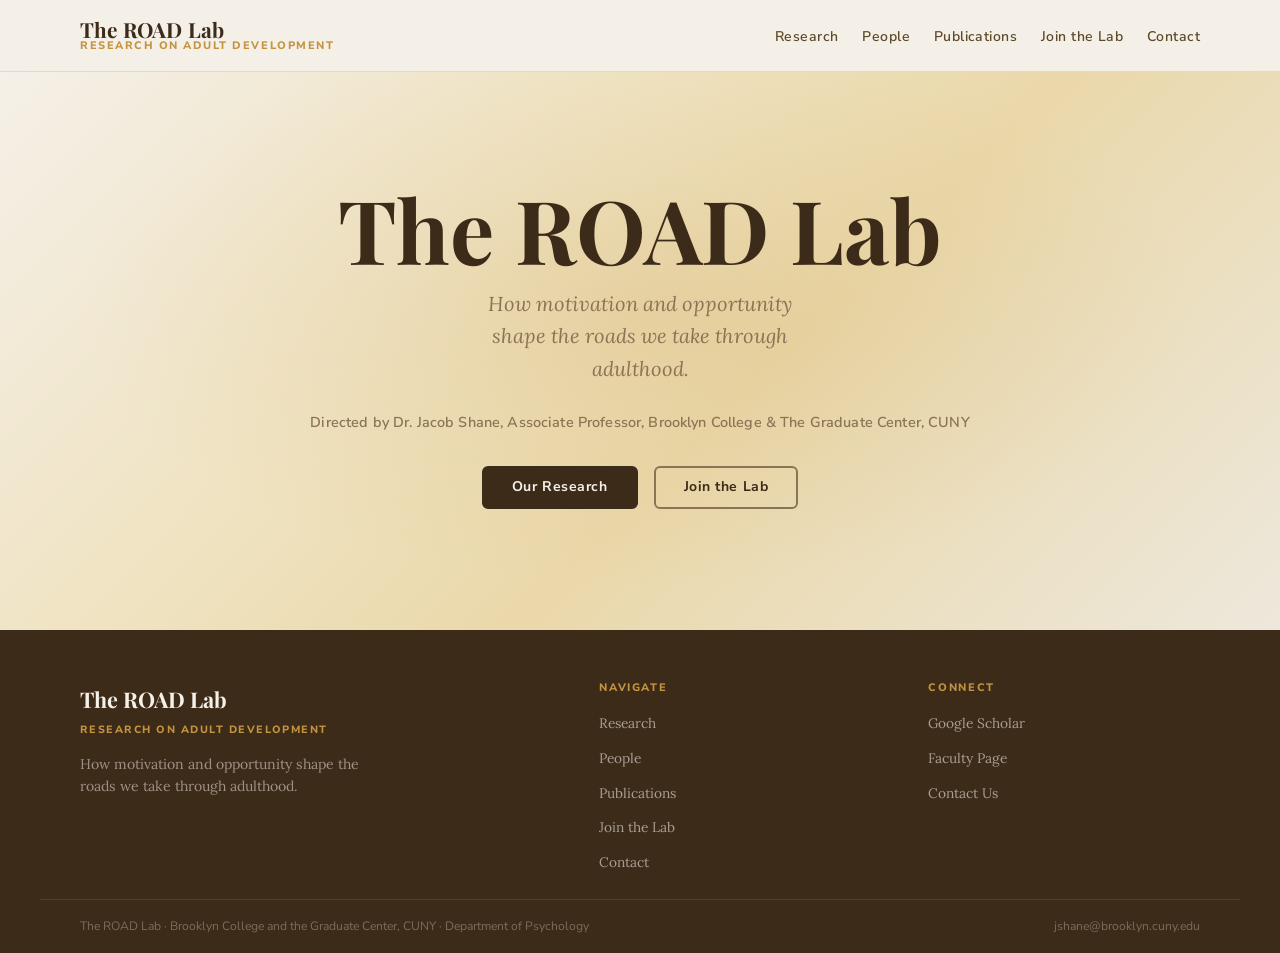
<file: index.html>
<!DOCTYPE html>
<html lang="en">
<head>
  <meta charset="UTF-8">
  <meta name="viewport" content="width=device-width, initial-scale=1.0">
  <title>The ROAD Lab — Research on Adult Development</title>
  <meta name="description" content="The ROAD Lab at Brooklyn College studies how motivation and opportunity shape the roads we take through adulthood.">
  <link rel="preconnect" href="https://fonts.googleapis.com">
  <link rel="preconnect" href="https://fonts.gstatic.com" crossorigin>
  <link href="https://fonts.googleapis.com/css2?family=Playfair+Display:ital,wght@0,400;0,500;0,600;0,700;1,400;1,500;1,600&family=Lora:ital,wght@0,400;0,500;0,600;1,400;1,500&family=Nunito+Sans:wght@400;600;700;800&display=swap" rel="stylesheet">
  <link rel="stylesheet" href="css/style.css">
</head>
<body>
  <a href="#main" class="skip-link">Skip to main content</a>

  <nav class="site-nav" role="navigation" aria-label="Main navigation">
    <div class="nav-inner">
      <a href="index.html" class="nav-brand" aria-label="The ROAD Lab home">
        <span class="lab-name">The ROAD Lab</span>
        <span class="lab-sub">Research on Adult Development</span>
      </a>
      <button class="nav-toggle" aria-label="Toggle navigation" aria-expanded="false">
        <span></span><span></span><span></span>
      </button>
      <ul class="nav-links" role="list">
        <li><a href="research.html">Research</a></li>
        <li><a href="people.html">People</a></li>
        <li><a href="publications.html">Publications</a></li>
        <li><a href="join.html">Join the Lab</a></li>
        <li><a href="contact.html">Contact</a></li>
      </ul>
    </div>
  </nav>

  <main id="main">
    
<!-- Hero Section -->
<section class="hero" role="region" aria-labelledby="hero-title">
  <div class="hero-inner">
    <div class="hero-content">
      <h1 id="hero-title" class="hero-title">The ROAD Lab</h1>

      <p class="hero-tagline">
        How motivation and opportunity shape the roads we take through adulthood.
      </p>

      <div class="hero-meta">
        <p class="hero-director">
          Directed by Dr. Jacob Shane, Associate Professor, Brooklyn College &amp; The Graduate Center, CUNY
        </p>
      </div>

      <div class="hero-actions">
        <a href="research.html" class="btn btn-primary">Our Research</a>
        <a href="join.html" class="btn btn-secondary">Join the Lab</a>
      </div>
    </div>
  </div>
</section>

  </main>

  <footer class="site-footer" role="contentinfo">
    <div class="footer-inner">
      <div class="footer-brand">
        <div class="f-lab-name">The ROAD Lab</div>
        <div class="f-lab-sub">Research on Adult Development</div>
        <p>How motivation and opportunity shape the roads we take through adulthood.</p>
      </div>
      <div class="footer-col">
        <h4>Navigate</h4>
        <ul>
          <li><a href="research.html">Research</a></li>
          <li><a href="people.html">People</a></li>
          <li><a href="publications.html">Publications</a></li>
          <li><a href="join.html">Join the Lab</a></li>
          <li><a href="contact.html">Contact</a></li>
        </ul>
      </div>
      <div class="footer-col">
        <h4>Connect</h4>
        <ul>
          <li><a href="https://scholar.google.com/citations?user=p28nLPcAAAAJ" target="_blank" rel="noopener noreferrer">Google Scholar</a></li>
          <li><a href="https://www.brooklyn.edu/faculty-staff/jacob-shane/" target="_blank" rel="noopener noreferrer">Faculty Page</a></li>
          <li><a href="contact.html">Contact Us</a></li>
        </ul>
      </div>
    </div>
    <div class="footer-bottom">
      <p>The ROAD Lab · Brooklyn College and the Graduate Center, CUNY · Department of Psychology</p>
      <p>jshane@brooklyn.cuny.edu</p>
    </div>
  </footer>

  <script src="js/main.js"></script>
</body>
</html>
</file>
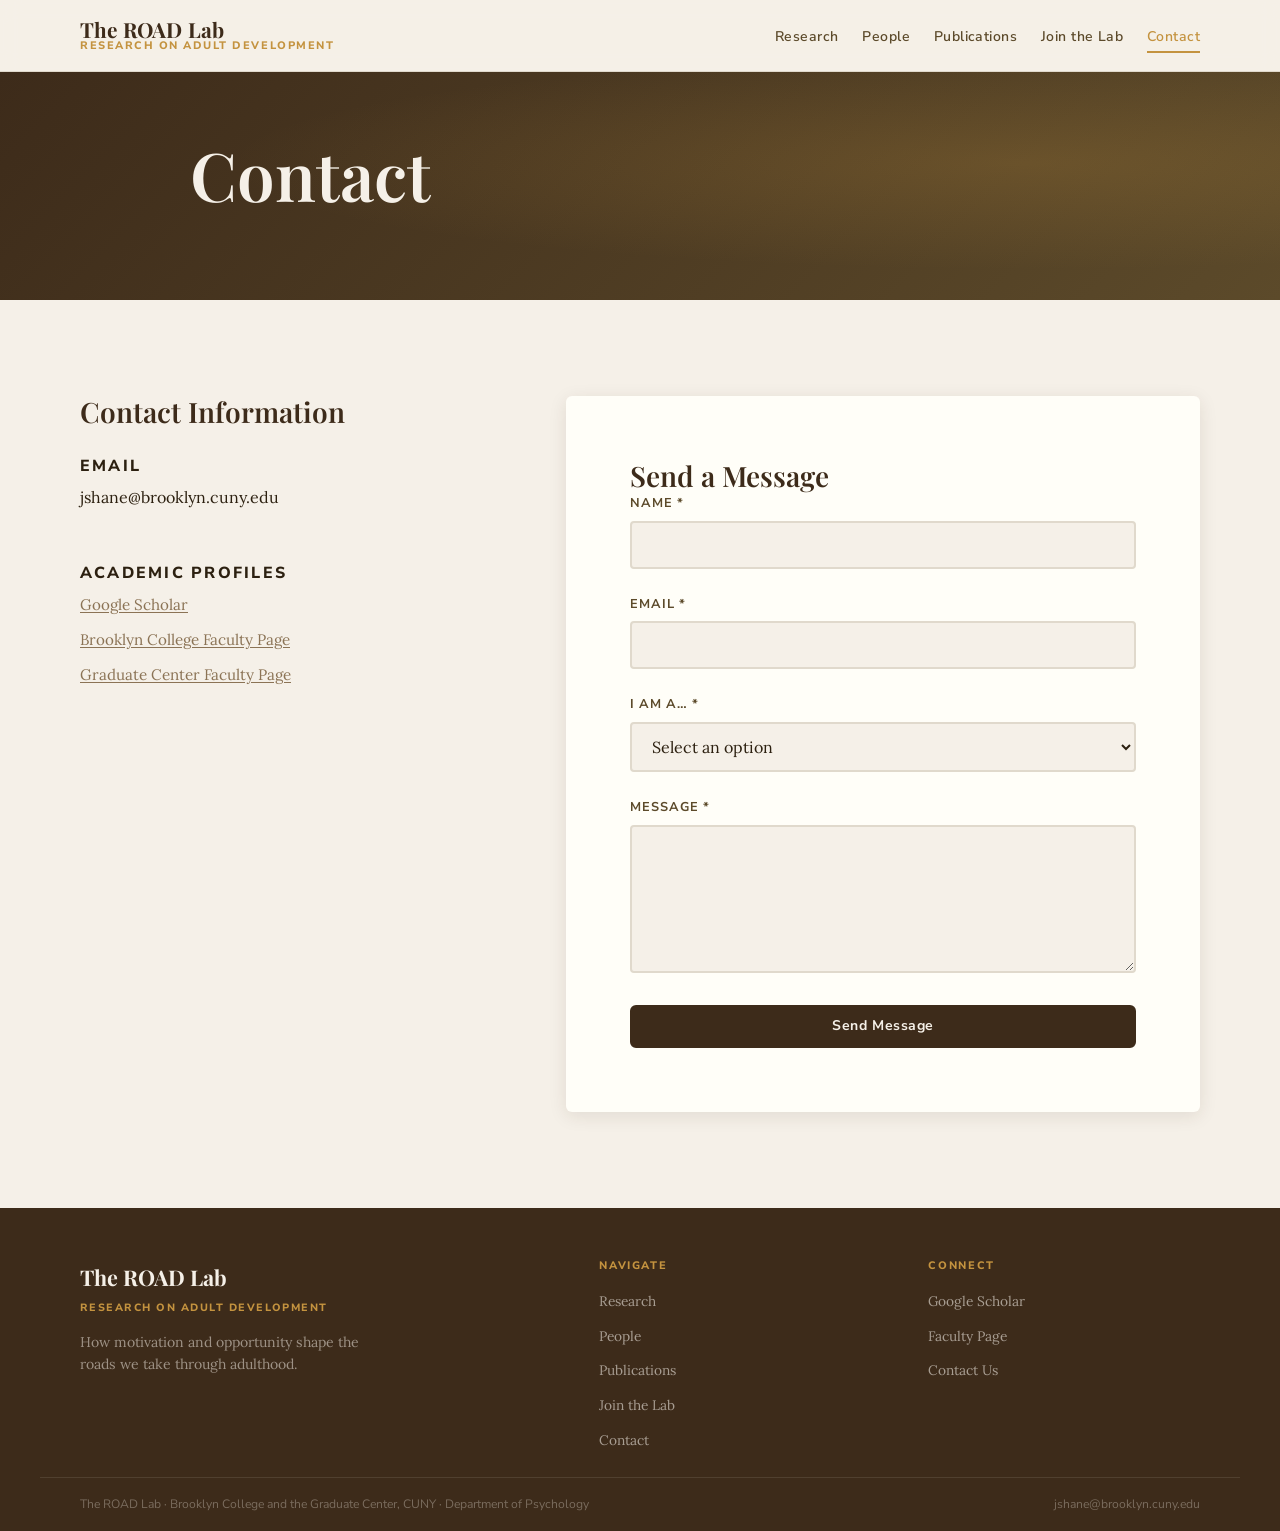
<file: contact.html>
<!DOCTYPE html>
<html lang="en">
<head>
  <meta charset="UTF-8">
  <meta name="viewport" content="width=device-width, initial-scale=1.0">
  <title>Contact — The ROAD Lab</title>
  <meta name="description" content="Get in touch with The ROAD Lab at Brooklyn College.">
  <link rel="preconnect" href="https://fonts.googleapis.com">
  <link rel="preconnect" href="https://fonts.gstatic.com" crossorigin>
  <link href="https://fonts.googleapis.com/css2?family=Playfair+Display:ital,wght@0,400;0,500;0,600;0,700;1,400;1,500;1,600&family=Lora:ital,wght@0,400;0,500;0,600;1,400;1,500&family=Nunito+Sans:wght@400;600;700;800&display=swap" rel="stylesheet">
  <link rel="stylesheet" href="css/style.css">
</head>
<body>
  <a href="#main" class="skip-link">Skip to main content</a>

  <nav class="site-nav" role="navigation" aria-label="Main navigation">
    <div class="nav-inner">
      <a href="index.html" class="nav-brand" aria-label="The ROAD Lab home">
        <span class="lab-name">The ROAD Lab</span>
        <span class="lab-sub">Research on Adult Development</span>
      </a>
      <button class="nav-toggle" aria-label="Toggle navigation" aria-expanded="false">
        <span></span><span></span><span></span>
      </button>
      <ul class="nav-links" role="list">
        <li><a href="research.html">Research</a></li>
        <li><a href="people.html">People</a></li>
        <li><a href="publications.html">Publications</a></li>
        <li><a href="join.html">Join the Lab</a></li>
        <li><a href="contact.html" class="active">Contact</a></li>
      </ul>
    </div>
  </nav>

  <main id="main">
    <!-- Page Hero -->
    <section class="page-hero" role="region" aria-labelledby="page-title">
      <div class="container">
        <h1 id="page-title" class="page-title">Contact</h1>
      </div>
    </section>

    <!-- Contact Section -->
    <section class="contact-section fade-up" role="region" aria-labelledby="contact-title">
      <div class="container">
        <h2 id="contact-title" class="sr-only">Contact Information</h2>
        <div class="contact-grid">

          <!-- Contact Info -->
          <div class="contact-info-block">
            <h3>Contact Information</h3>

            <div class="info-item">
              <p class="info-label">Email</p>
              <p><a href="mailto:jshane@brooklyn.cuny.edu">jshane@brooklyn.cuny.edu</a></p>
            </div>

            <div class="info-item">
              <p class="info-label">Academic Profiles</p>
              <ul class="profile-links">
                <li><a href="https://scholar.google.com/citations?user=p28nLPcAAAAJ" target="_blank" rel="noopener noreferrer">Google Scholar</a></li>
                <li><a href="https://www.brooklyn.edu/faculty-staff/jacob-shane/" target="_blank" rel="noopener noreferrer">Brooklyn College Faculty Page</a></li>
                <li><a href="https://www.gc.cuny.edu/people/jacob-shane" target="_blank" rel="noopener noreferrer">Graduate Center Faculty Page</a></li>
              </ul>
            </div>
          </div>

          <!-- Contact Form -->
          <div class="form-card">
            <h3>Send a Message</h3>
            <form class="contact-form" action="https://api.web3forms.com/submit" method="POST">
              <input type="hidden" name="access_key" value="8c5739c6-11bb-4318-afca-87568d545fe0">
              <input type="hidden" name="subject" value="New message from ROAD Lab Contact Form">
              <input type="hidden" name="redirect" value="false">            

              <div class="form-group">
                <label for="name">Name *</label>
                <input type="text" id="name" name="name" autocomplete="name" required>
              </div>

              <div class="form-group">
                <label for="email">Email *</label>
                <input type="email" id="email" name="email" autocomplete="email" spellcheck="false" inputmode="email" required>
              </div>

              <div class="form-group">
                <label for="role">I am a… *</label>
                <select id="role" name="role" required>
                  <option value="">Select an option</option>
                  <option value="prospective-student">Prospective Student</option>
                  <option value="collaborator">Collaborator / Researcher</option>
                  <option value="other">Other</option>
                </select>
              </div>

              <div class="form-group">
                <label for="message">Message *</label>
                <textarea id="message" name="message" rows="6" autocomplete="off" required></textarea>
              </div>

              <button type="submit" class="btn btn-primary">Send Message</button>
            </form>
          </div>

        </div>
      </div>
    </section>


  </main>

  <footer class="site-footer" role="contentinfo">
    <div class="footer-inner">
      <div class="footer-brand">
        <div class="f-lab-name">The ROAD Lab</div>
        <div class="f-lab-sub">Research on Adult Development</div>
        <p>How motivation and opportunity shape the roads we take through adulthood.</p>
      </div>
      <div class="footer-col">
        <h4>Navigate</h4>
        <ul>
          <li><a href="research.html">Research</a></li>
          <li><a href="people.html">People</a></li>
          <li><a href="publications.html">Publications</a></li>
          <li><a href="join.html">Join the Lab</a></li>
          <li><a href="contact.html">Contact</a></li>
        </ul>
      </div>
      <div class="footer-col">
        <h4>Connect</h4>
        <ul>
          <li><a href="https://scholar.google.com/citations?user=p28nLPcAAAAJ" target="_blank" rel="noopener noreferrer">Google Scholar</a></li>
          <li><a href="https://www.brooklyn.edu/faculty-staff/jacob-shane/" target="_blank" rel="noopener noreferrer">Faculty Page</a></li>
          <li><a href="contact.html">Contact Us</a></li>
        </ul>
      </div>
    </div>
    <div class="footer-bottom">
      <p>The ROAD Lab · Brooklyn College and the Graduate Center, CUNY · Department of Psychology</p>
      <p>jshane@brooklyn.cuny.edu</p>
    </div>
  </footer>

  <script src="js/main.js"></script>
</body>
</html>
</file>
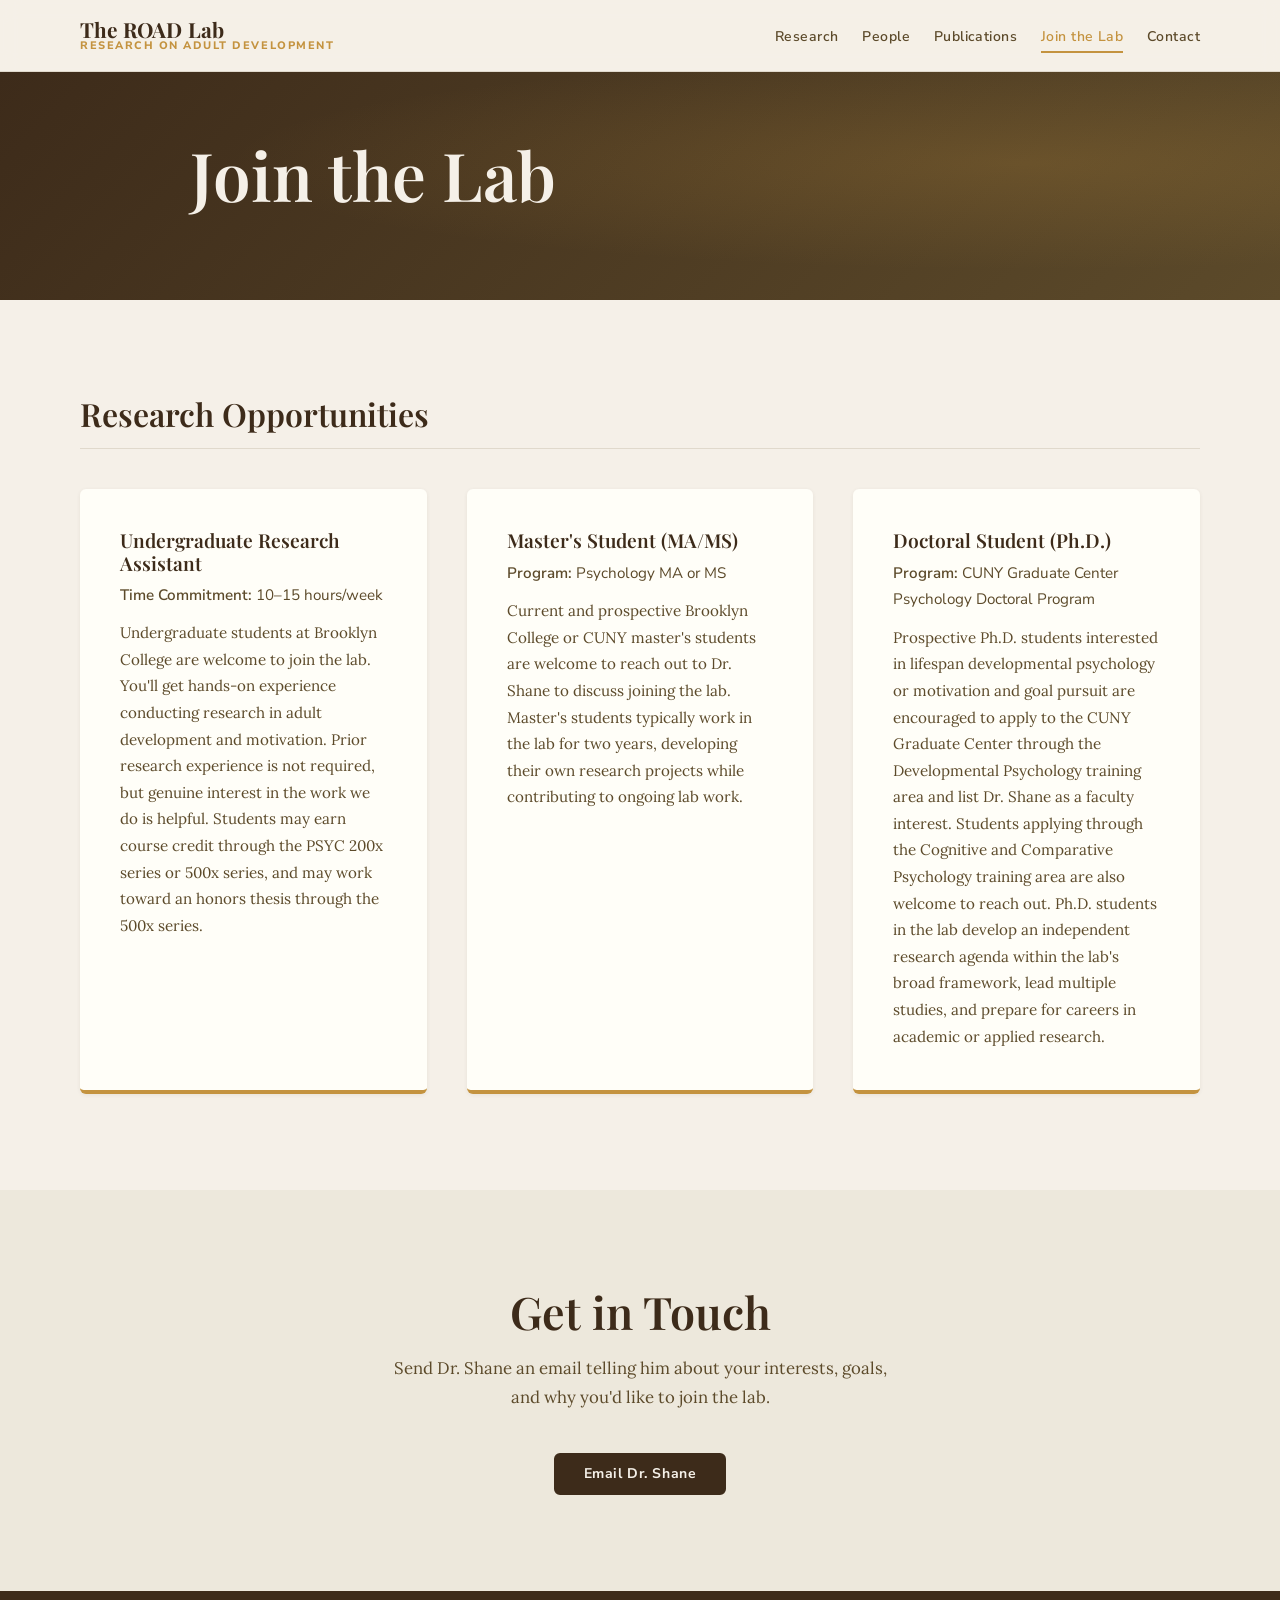
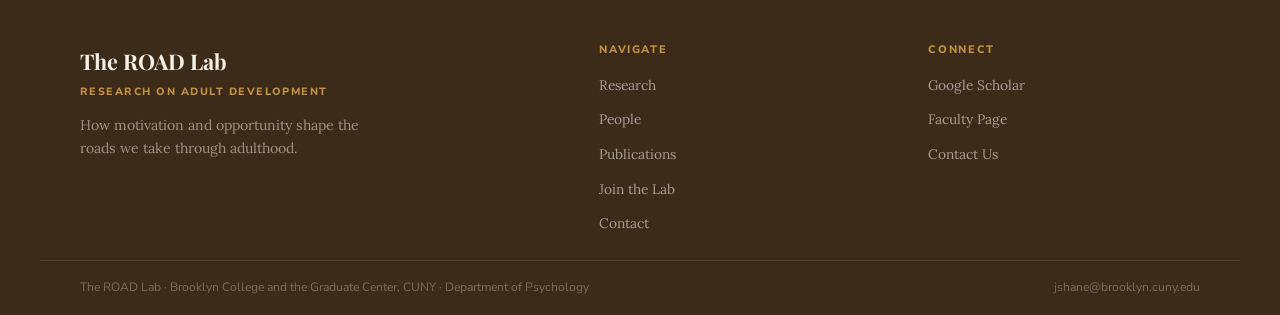
<file: join.html>
<!DOCTYPE html>
<html lang="en">
<head>
  <meta charset="UTF-8">
  <meta name="viewport" content="width=device-width, initial-scale=1.0">
  <title>Join the Lab — The ROAD Lab</title>
  <meta name="description" content="Opportunities to join The ROAD Lab as an undergraduate, graduate student, or collaborator.">
  <link rel="preconnect" href="https://fonts.googleapis.com">
  <link rel="preconnect" href="https://fonts.gstatic.com" crossorigin>
  <link href="https://fonts.googleapis.com/css2?family=Playfair+Display:ital,wght@0,400;0,500;0,600;0,700;1,400;1,500;1,600&family=Lora:ital,wght@0,400;0,500;0,600;1,400;1,500&family=Nunito+Sans:wght@400;600;700;800&display=swap" rel="stylesheet">
  <link rel="stylesheet" href="css/style.css">
</head>
<body>
  <a href="#main" class="skip-link">Skip to main content</a>

  <nav class="site-nav" role="navigation" aria-label="Main navigation">
    <div class="nav-inner">
      <a href="index.html" class="nav-brand" aria-label="The ROAD Lab home">
        <span class="lab-name">The ROAD Lab</span>
        <span class="lab-sub">Research on Adult Development</span>
      </a>
      <button class="nav-toggle" aria-label="Toggle navigation" aria-expanded="false">
        <span></span><span></span><span></span>
      </button>
      <ul class="nav-links" role="list">
        <li><a href="research.html">Research</a></li>
        <li><a href="people.html">People</a></li>
        <li><a href="publications.html">Publications</a></li>
        <li><a href="join.html" class="active">Join the Lab</a></li>
        <li><a href="contact.html">Contact</a></li>
      </ul>
    </div>
  </nav>

  <main id="main">
    <!-- Page Hero -->
    <section class="page-hero" role="region" aria-labelledby="page-title">
      <div class="container">
        <h1 id="page-title" class="page-title">Join the Lab</h1>
      </div>
    </section>

    <!-- Opportunities -->
    <section class="opportunities fade-up" role="region" aria-labelledby="opportunities-title">
      <div class="container">
        <h2 id="opportunities-title" class="section-title">Research Opportunities</h2>
        <div class="opportunity-cards">

          <article class="opportunity-card">
            <h3>Undergraduate Research Assistant</h3>
            <p class="opp-commitment"><strong>Time Commitment:</strong> 10–15 hours/week</p>
            <p>Undergraduate students at Brooklyn College are welcome to join the lab. You'll get hands-on experience conducting research in adult development and motivation. Prior research experience is not required, but genuine interest in the work we do is helpful. Students may earn course credit through the <a href="https://students.brooklyn.edu/knowledge-base/laboratory-experience-in-psychology-psyc-2001-2004/" target="_blank" rel="noopener noreferrer">PSYC 200x series</a> or <a href="https://students.brooklyn.edu/knowledge-base/5000-series-independent-research/" target="_blank" rel="noopener noreferrer">500x series</a>, and may work toward an <a href="https://students.brooklyn.edu/knowledge-base/honors-thesis-in-psychology/" target="_blank" rel="noopener noreferrer">honors thesis</a> through the 500x series.</p>
          </article>

          <article class="opportunity-card">
            <h3>Master's Student (MA/MS)</h3>
            <p class="opp-commitment"><strong>Program:</strong> Psychology MA or MS</p>
            <p>Current and prospective Brooklyn College or CUNY master's students are welcome to reach out to Dr. Shane to discuss joining the lab. Master's students typically work in the lab for two years, developing their own research projects while contributing to ongoing lab work.</p>
          </article>

          <article class="opportunity-card">
            <h3>Doctoral Student (Ph.D.)</h3>
            <p class="opp-commitment"><strong>Program:</strong> CUNY Graduate Center Psychology Doctoral Program</p>
            <p>Prospective Ph.D. students interested in lifespan developmental psychology or motivation and goal pursuit are encouraged to apply to the CUNY Graduate Center through the <a href="https://www.gc.cuny.edu/psychology/training-areas/developmental-psychology" target="_blank" rel="noopener noreferrer">Developmental Psychology</a> training area and list Dr. Shane as a faculty interest. Students applying through the <a href="https://www.gc.cuny.edu/psychology/training-areas/cognitive-and-comparative-psychology" target="_blank" rel="noopener noreferrer">Cognitive and Comparative Psychology</a> training area are also welcome to reach out. Ph.D. students in the lab develop an independent research agenda within the lab's broad framework, lead multiple studies, and prepare for careers in academic or applied research.</p>
          </article>

        </div>
      </div>
    </section>


    <!-- CTA -->
    <section class="join-cta fade-up" role="region" aria-label="Get in touch">
      <div class="container">
        <h2>Get in Touch</h2>
        <p>Send Dr. Shane an email telling him about your interests, goals, and why you'd like to join the lab.</p>
        <a href="mailto:jshane@brooklyn.cuny.edu" class="btn btn-primary">Email Dr. Shane</a>
      </div>
    </section>

  </main>

  <footer class="site-footer" role="contentinfo">
    <div class="footer-inner">
      <div class="footer-brand">
        <div class="f-lab-name">The ROAD Lab</div>
        <div class="f-lab-sub">Research on Adult Development</div>
        <p>How motivation and opportunity shape the roads we take through adulthood.</p>
      </div>
      <div class="footer-col">
        <h4>Navigate</h4>
        <ul>
          <li><a href="research.html">Research</a></li>
          <li><a href="people.html">People</a></li>
          <li><a href="publications.html">Publications</a></li>
          <li><a href="join.html">Join the Lab</a></li>
          <li><a href="contact.html">Contact</a></li>
        </ul>
      </div>
      <div class="footer-col">
        <h4>Connect</h4>
        <ul>
          <li><a href="https://scholar.google.com/citations?user=p28nLPcAAAAJ" target="_blank" rel="noopener noreferrer">Google Scholar</a></li>
          <li><a href="https://www.brooklyn.edu/faculty-staff/jacob-shane/" target="_blank" rel="noopener noreferrer">Faculty Page</a></li>
          <li><a href="contact.html">Contact Us</a></li>
        </ul>
      </div>
    </div>
    <div class="footer-bottom">
      <p>The ROAD Lab · Brooklyn College and the Graduate Center, CUNY · Department of Psychology</p>
      <p>jshane@brooklyn.cuny.edu</p>
    </div>
  </footer>

  <script src="js/main.js"></script>
</body>
</html>
</file>
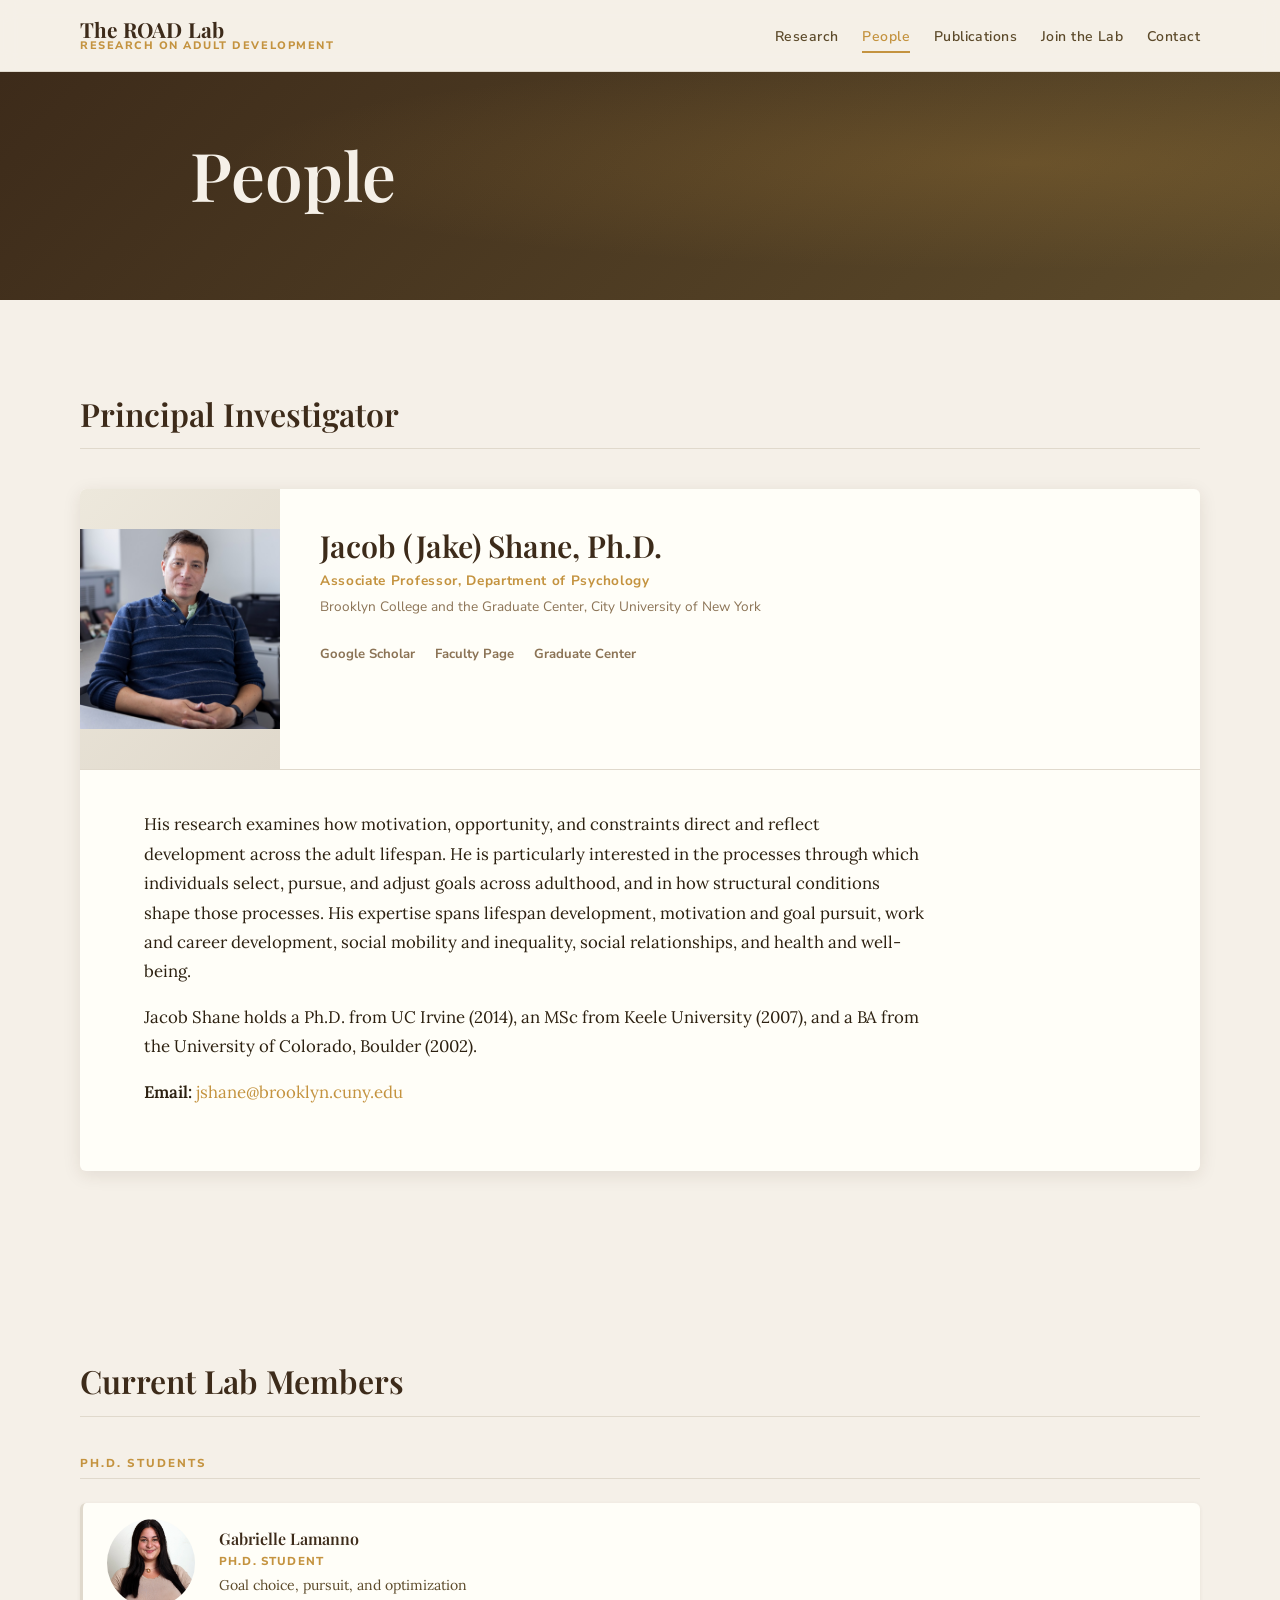
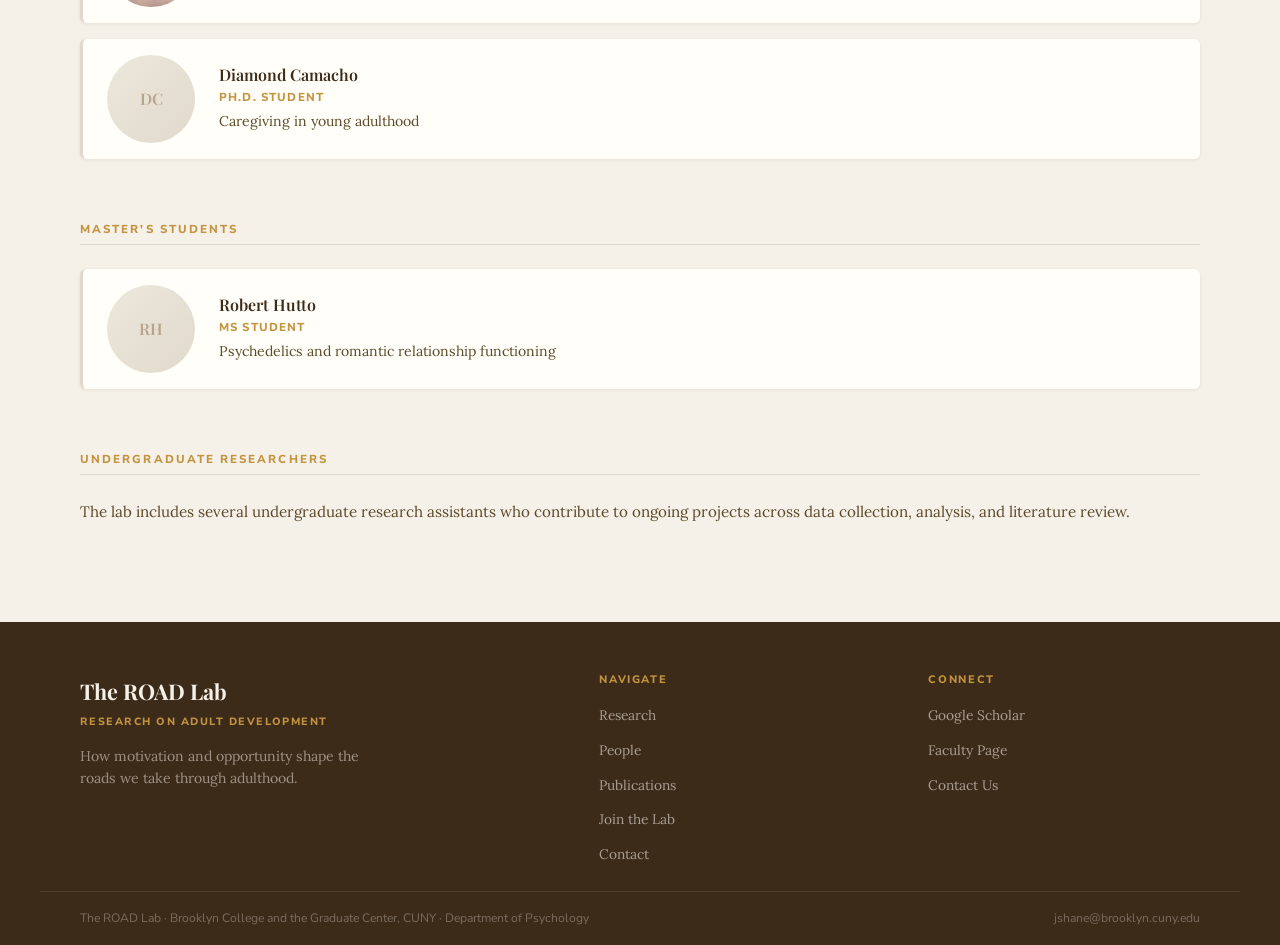
<file: people.html>
<!DOCTYPE html>
<html lang="en">
<head>
  <meta charset="UTF-8">
  <meta name="viewport" content="width=device-width, initial-scale=1.0">
  <title>People — The ROAD Lab</title>
  <meta name="description" content="Meet the researchers and students of The ROAD Lab.">
  <link rel="preconnect" href="https://fonts.googleapis.com">
  <link rel="preconnect" href="https://fonts.gstatic.com" crossorigin>
  <link href="https://fonts.googleapis.com/css2?family=Playfair+Display:ital,wght@0,400;0,500;0,600;0,700;1,400;1,500;1,600&family=Lora:ital,wght@0,400;0,500;0,600;1,400;1,500&family=Nunito+Sans:wght@400;600;700;800&display=swap" rel="stylesheet">
  <link rel="stylesheet" href="css/style.css">
</head>
<body>
  <a href="#main" class="skip-link">Skip to main content</a>

  <nav class="site-nav" role="navigation" aria-label="Main navigation">
    <div class="nav-inner">
      <a href="index.html" class="nav-brand" aria-label="The ROAD Lab home">
        <span class="lab-name">The ROAD Lab</span>
        <span class="lab-sub">Research on Adult Development</span>
      </a>
      <button class="nav-toggle" aria-label="Toggle navigation" aria-expanded="false">
        <span></span><span></span><span></span>
      </button>
      <ul class="nav-links" role="list">
        <li><a href="research.html">Research</a></li>
        <li><a href="people.html" class="active">People</a></li>
        <li><a href="publications.html">Publications</a></li>
        <li><a href="join.html">Join the Lab</a></li>
        <li><a href="contact.html">Contact</a></li>
      </ul>
    </div>
  </nav>

  <main id="main">
    <!-- Page Hero -->
    <section class="page-hero" role="region" aria-labelledby="page-title">
      <div class="container">
        <h1 id="page-title" class="page-title">People</h1>
      </div>
    </section>

    <!-- PI Section -->
    <section class="pi-section fade-up" role="region" aria-labelledby="pi-section-title">
      <div class="container">
        <h2 id="pi-section-title" class="section-title">Principal Investigator</h2>
        <article class="pi-card">
          <div class="pi-card-top">
            <div class="pi-photo">
              <div class="person-photo"><img src="images/jake-shane.jpg" alt="Jacob Shane" loading="lazy"></div>
            </div>
            <div class="pi-details">
              <h3>Jacob (Jake) Shane, Ph.D.</h3>
              <p class="pi-role">Associate Professor, Department of Psychology</p>
              <p class="pi-affiliation">Brooklyn College and the Graduate Center, City University of New York</p>
              <div class="pi-links">
                <a href="https://scholar.google.com/citations?user=p28nLPcAAAAJ" target="_blank" rel="noopener noreferrer">Google Scholar</a>
                <a href="https://www.brooklyn.edu/faculty-staff/jacob-shane/" target="_blank" rel="noopener noreferrer">Faculty Page</a>
                <a href="https://www.gc.cuny.edu/people/jacob-shane" target="_blank" rel="noopener noreferrer">Graduate Center</a>
              </div>
            </div>
          </div>
          <div class="pi-card-bio">
            <p>His research examines how motivation, opportunity, and constraints direct and reflect development across the adult lifespan. He is particularly interested in the processes through which individuals select, pursue, and adjust goals across adulthood, and in how structural conditions shape those processes. His expertise spans lifespan development, motivation and goal pursuit, work and career development, social mobility and inequality, social relationships, and health and well-being.</p>
            <p>Jacob Shane holds a Ph.D. from UC Irvine (2014), an MSc from Keele University (2007), and a BA from the University of Colorado, Boulder (2002).</p>
            <p><strong>Email:</strong> <a href="mailto:jshane@brooklyn.cuny.edu">jshane@brooklyn.cuny.edu</a></p>
          </div>
        </article>
      </div>
    </section>

    <!-- Current Lab Members -->
    <section class="members-section fade-up" role="region" aria-labelledby="members-title">
      <div class="container">
        <h2 id="members-title" class="section-title">Current Lab Members</h2>

        <!-- PhD Students -->
        <div class="member-group">
          <h3 class="member-group-title">Ph.D. Students</h3>
          <div class="member-list">
  <!-- Gabrielle -->
  <article class="member-card">
    <div class="person-photo">
      <img src="images/gabrielle-lamanno.jpg"
           alt="Portrait of Gabrielle Lamanno"
           loading="lazy">
    </div>
    <div class="member-info">
      <h4>Gabrielle Lamanno</h4>
      <p class="member-role">Ph.D. Student</p>
      <p class="member-focus">Goal choice, pursuit, and optimization</p>
    </div>
  </article>

  <!-- Diamond -->
  <article class="member-card">
    <div class="person-photo">DC</div>
    <div class="member-info">
      <h4>Diamond Camacho</h4>
      <p class="member-role">Ph.D. Student</p>
      <p class="member-focus">Caregiving in young adulthood</p>
    </div>
  </article>
</div>
</div>

        <!-- Master's Students -->
        <div class="member-group">
          <h3 class="member-group-title">Master's Students</h3>
          <div class="member-list">
            <article class="member-card">
              <div class="person-photo">RH</div>
              <div class="member-info">
                <h4>Robert Hutto</h4>
                <p class="member-role">MS Student</p>
                <p class="member-focus">Psychedelics and romantic relationship functioning</p>
              </div>
            </article>
          </div>
        </div>

        <!-- Undergraduate Researchers -->
        <div class="member-group">
          <h3 class="member-group-title">Undergraduate Researchers</h3>
          <p>The lab includes several undergraduate research assistants who contribute to ongoing projects across data collection, analysis, and literature review.</p>
        </div>

      </div>
    </section>


  </main>

  <footer class="site-footer" role="contentinfo">
    <div class="footer-inner">
      <div class="footer-brand">
        <div class="f-lab-name">The ROAD Lab</div>
        <div class="f-lab-sub">Research on Adult Development</div>
        <p>How motivation and opportunity shape the roads we take through adulthood.</p>
      </div>
      <div class="footer-col">
        <h4>Navigate</h4>
        <ul>
          <li><a href="research.html">Research</a></li>
          <li><a href="people.html">People</a></li>
          <li><a href="publications.html">Publications</a></li>
          <li><a href="join.html">Join the Lab</a></li>
          <li><a href="contact.html">Contact</a></li>
        </ul>
      </div>
      <div class="footer-col">
        <h4>Connect</h4>
        <ul>
          <li><a href="https://scholar.google.com/citations?user=p28nLPcAAAAJ" target="_blank" rel="noopener noreferrer">Google Scholar</a></li>
          <li><a href="https://www.brooklyn.edu/faculty-staff/jacob-shane/" target="_blank" rel="noopener noreferrer">Faculty Page</a></li>
          <li><a href="contact.html">Contact Us</a></li>
        </ul>
      </div>
    </div>
    <div class="footer-bottom">
      <p>The ROAD Lab · Brooklyn College and the Graduate Center, CUNY · Department of Psychology</p>
      <p>jshane@brooklyn.cuny.edu</p>
    </div>
  </footer>

  <script src="js/main.js"></script>
</body>
</html>
</file>
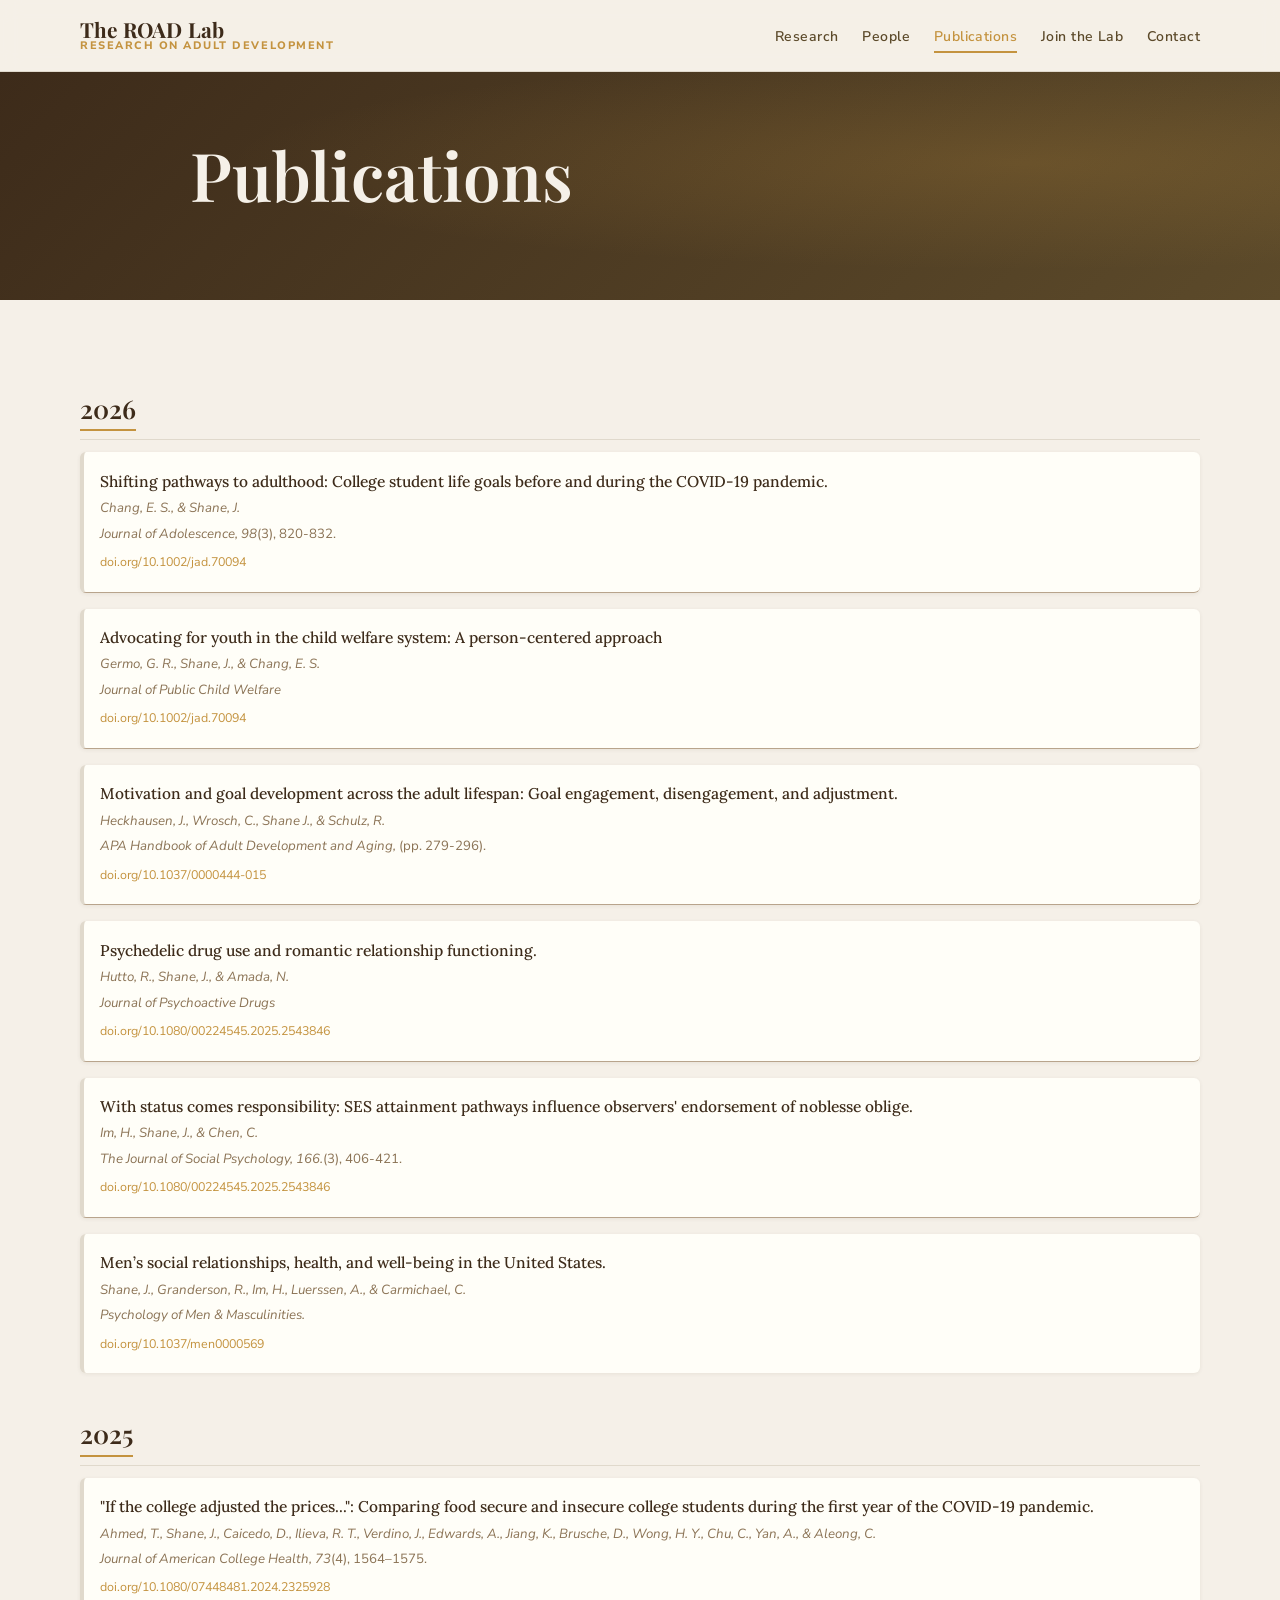
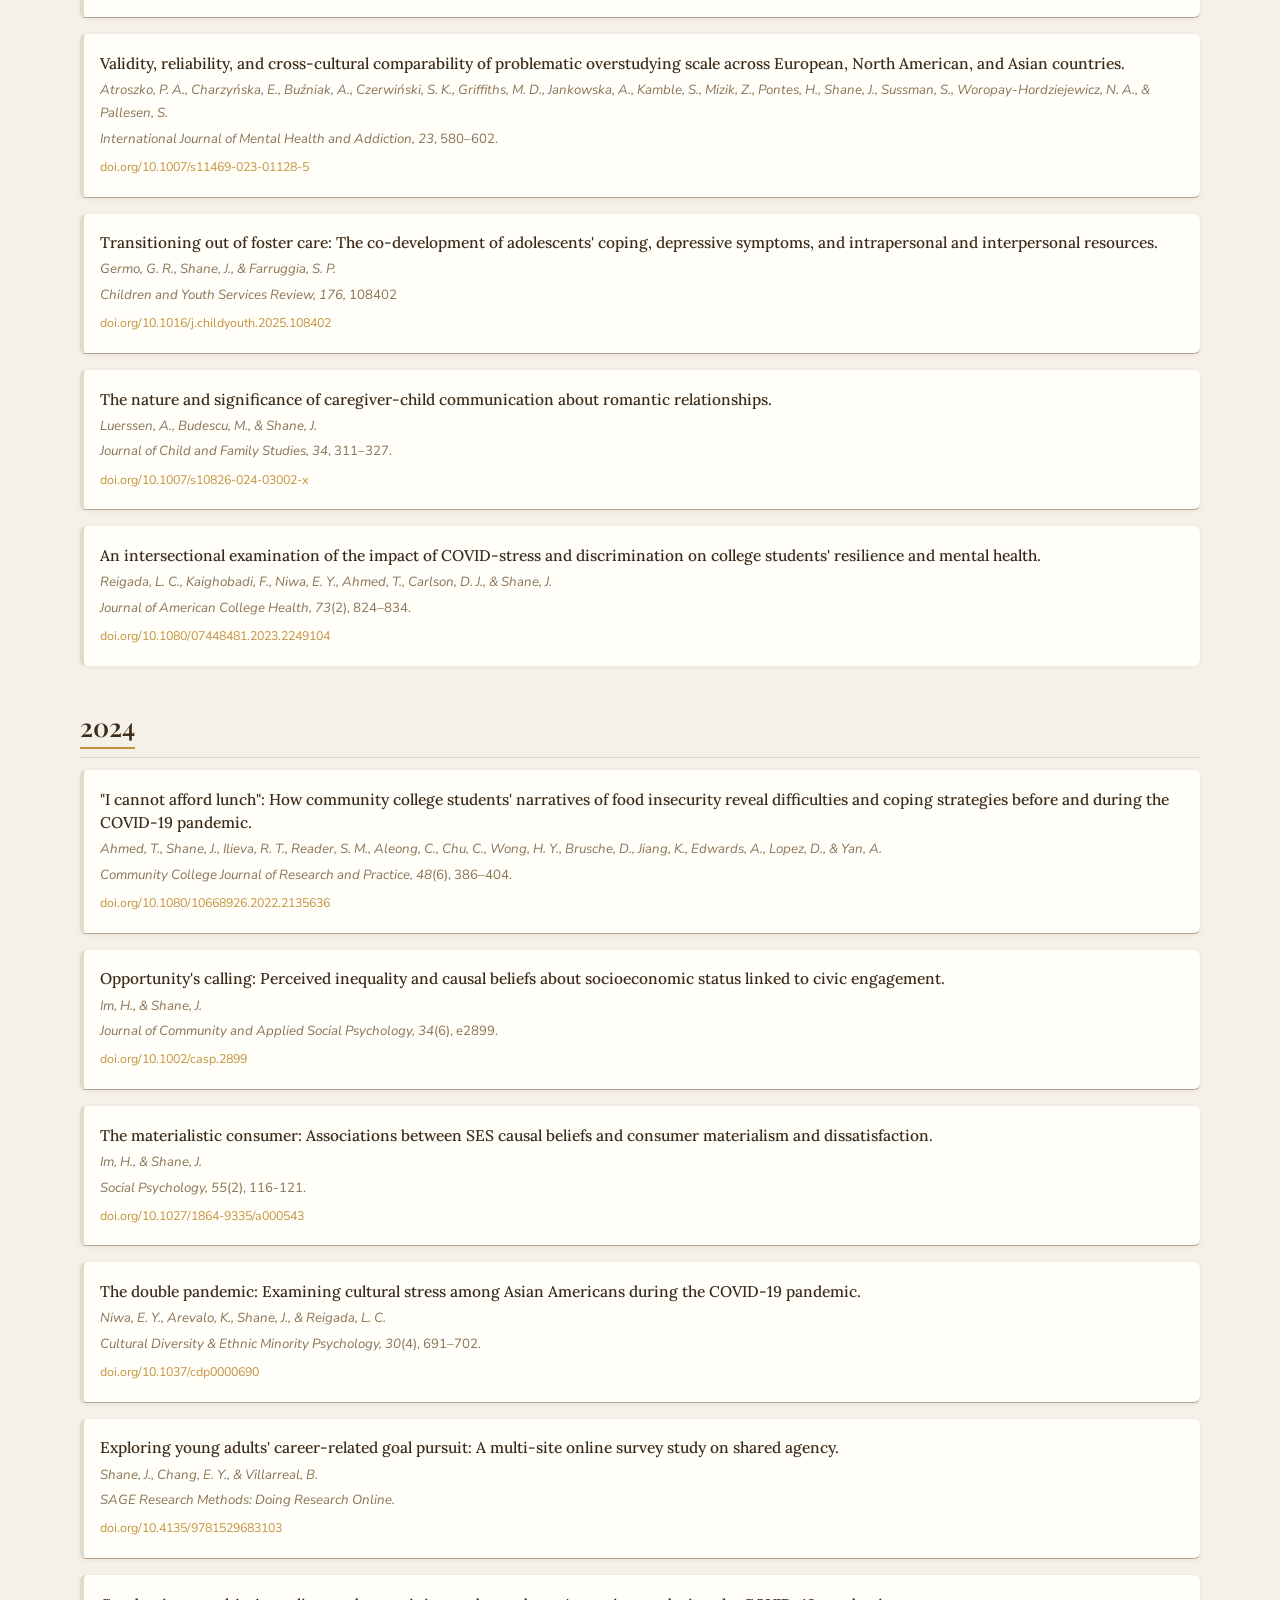
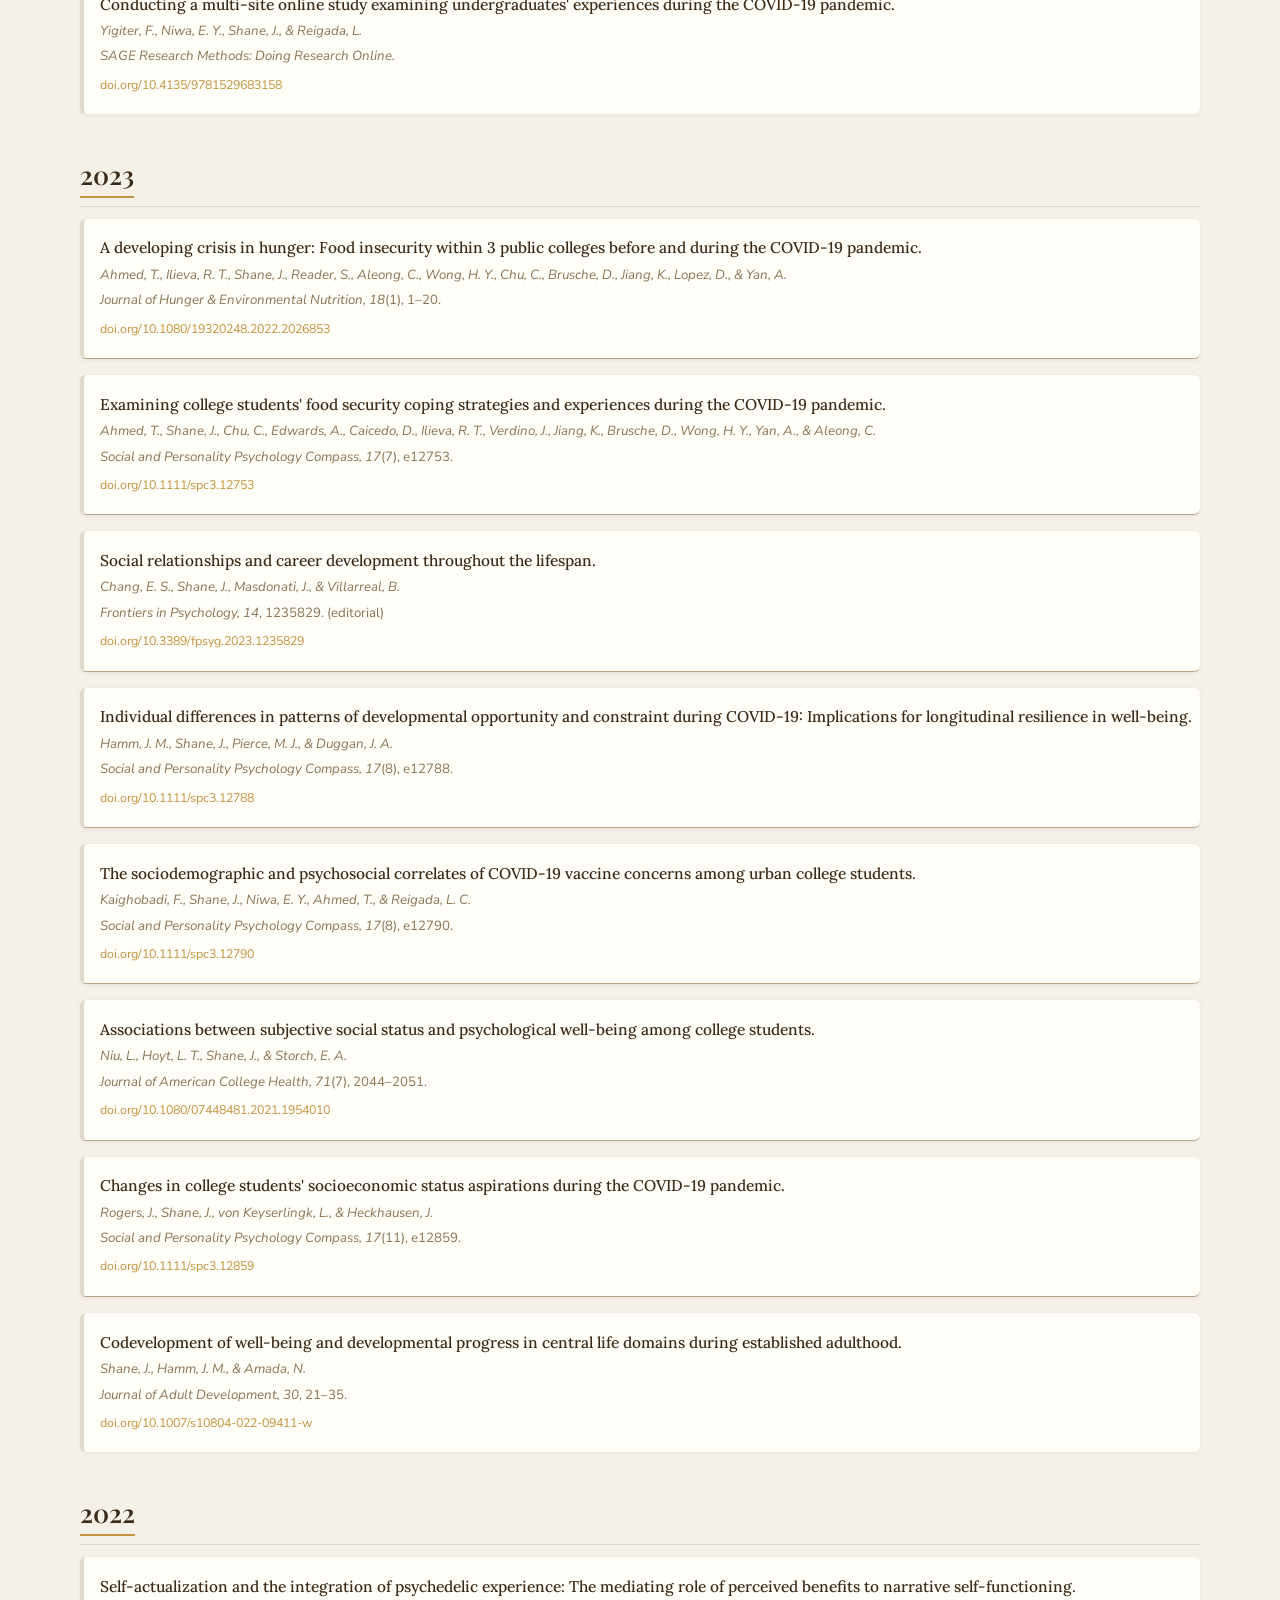
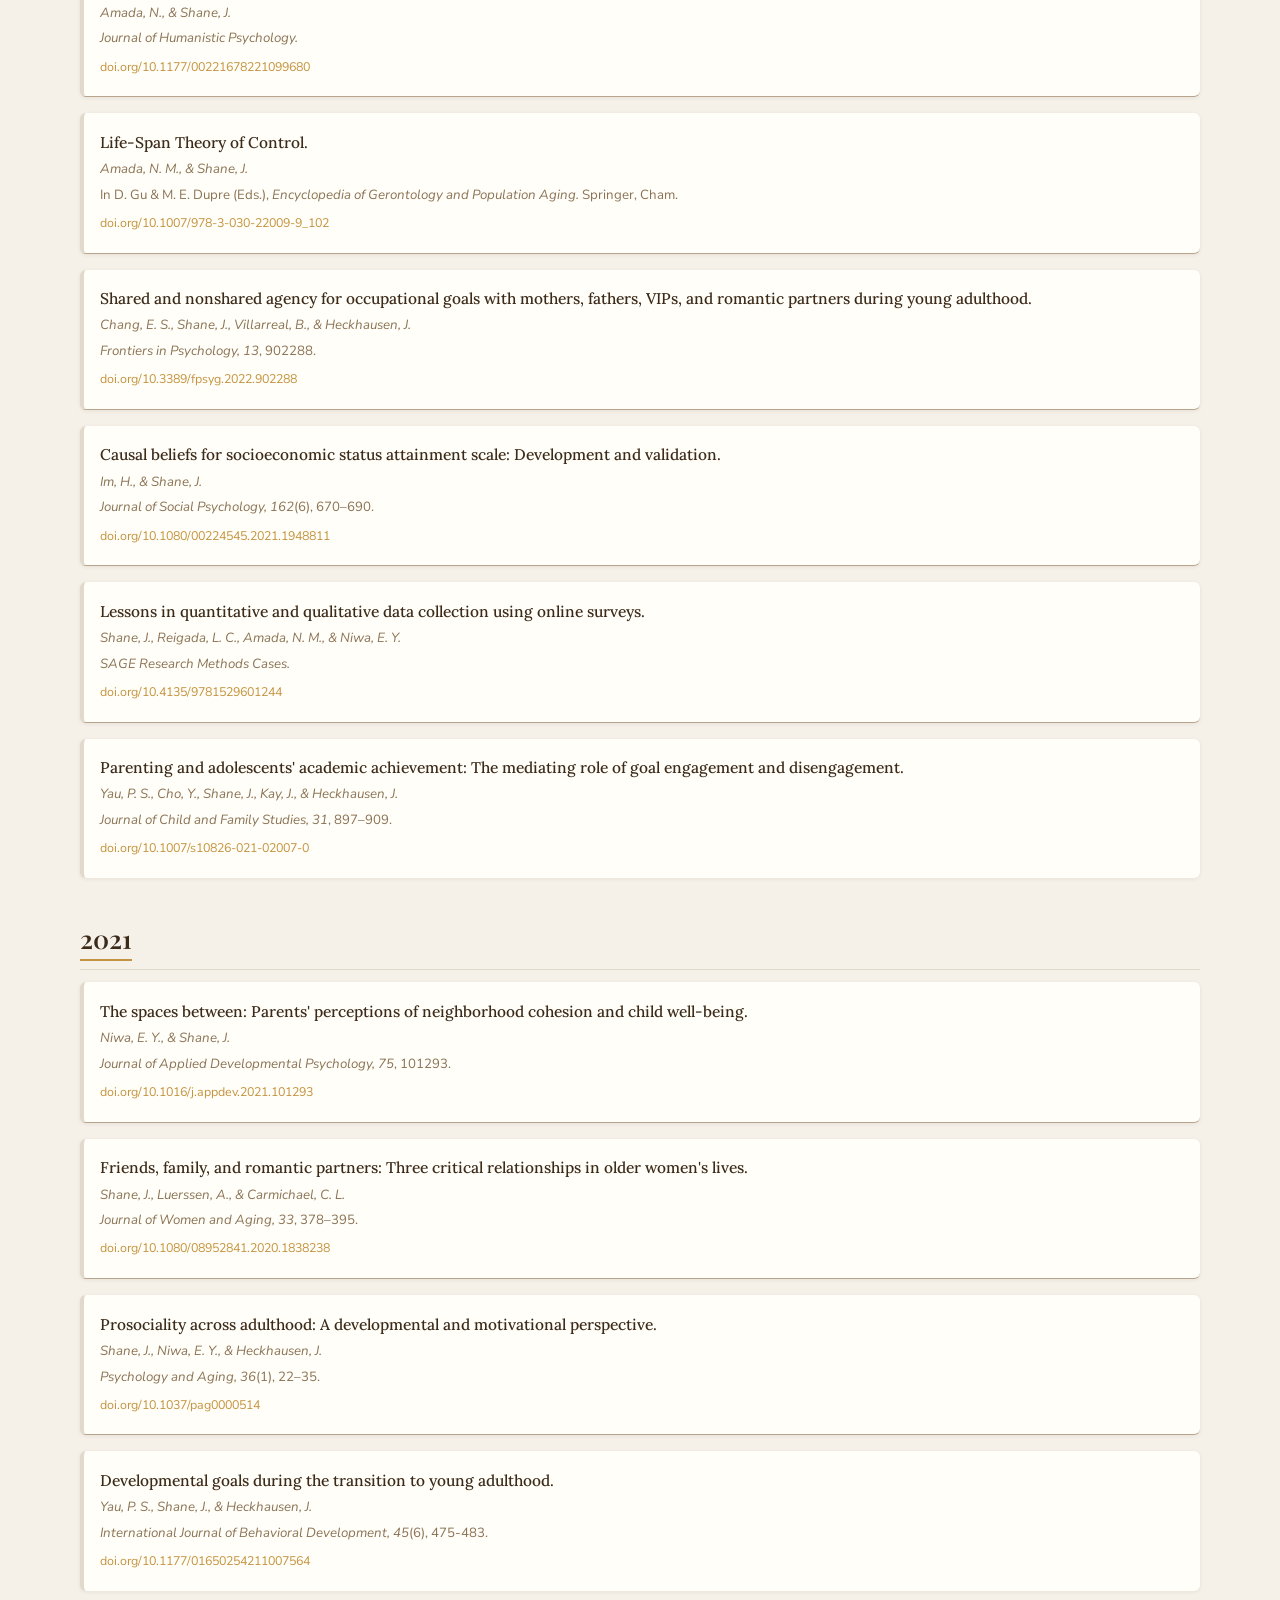
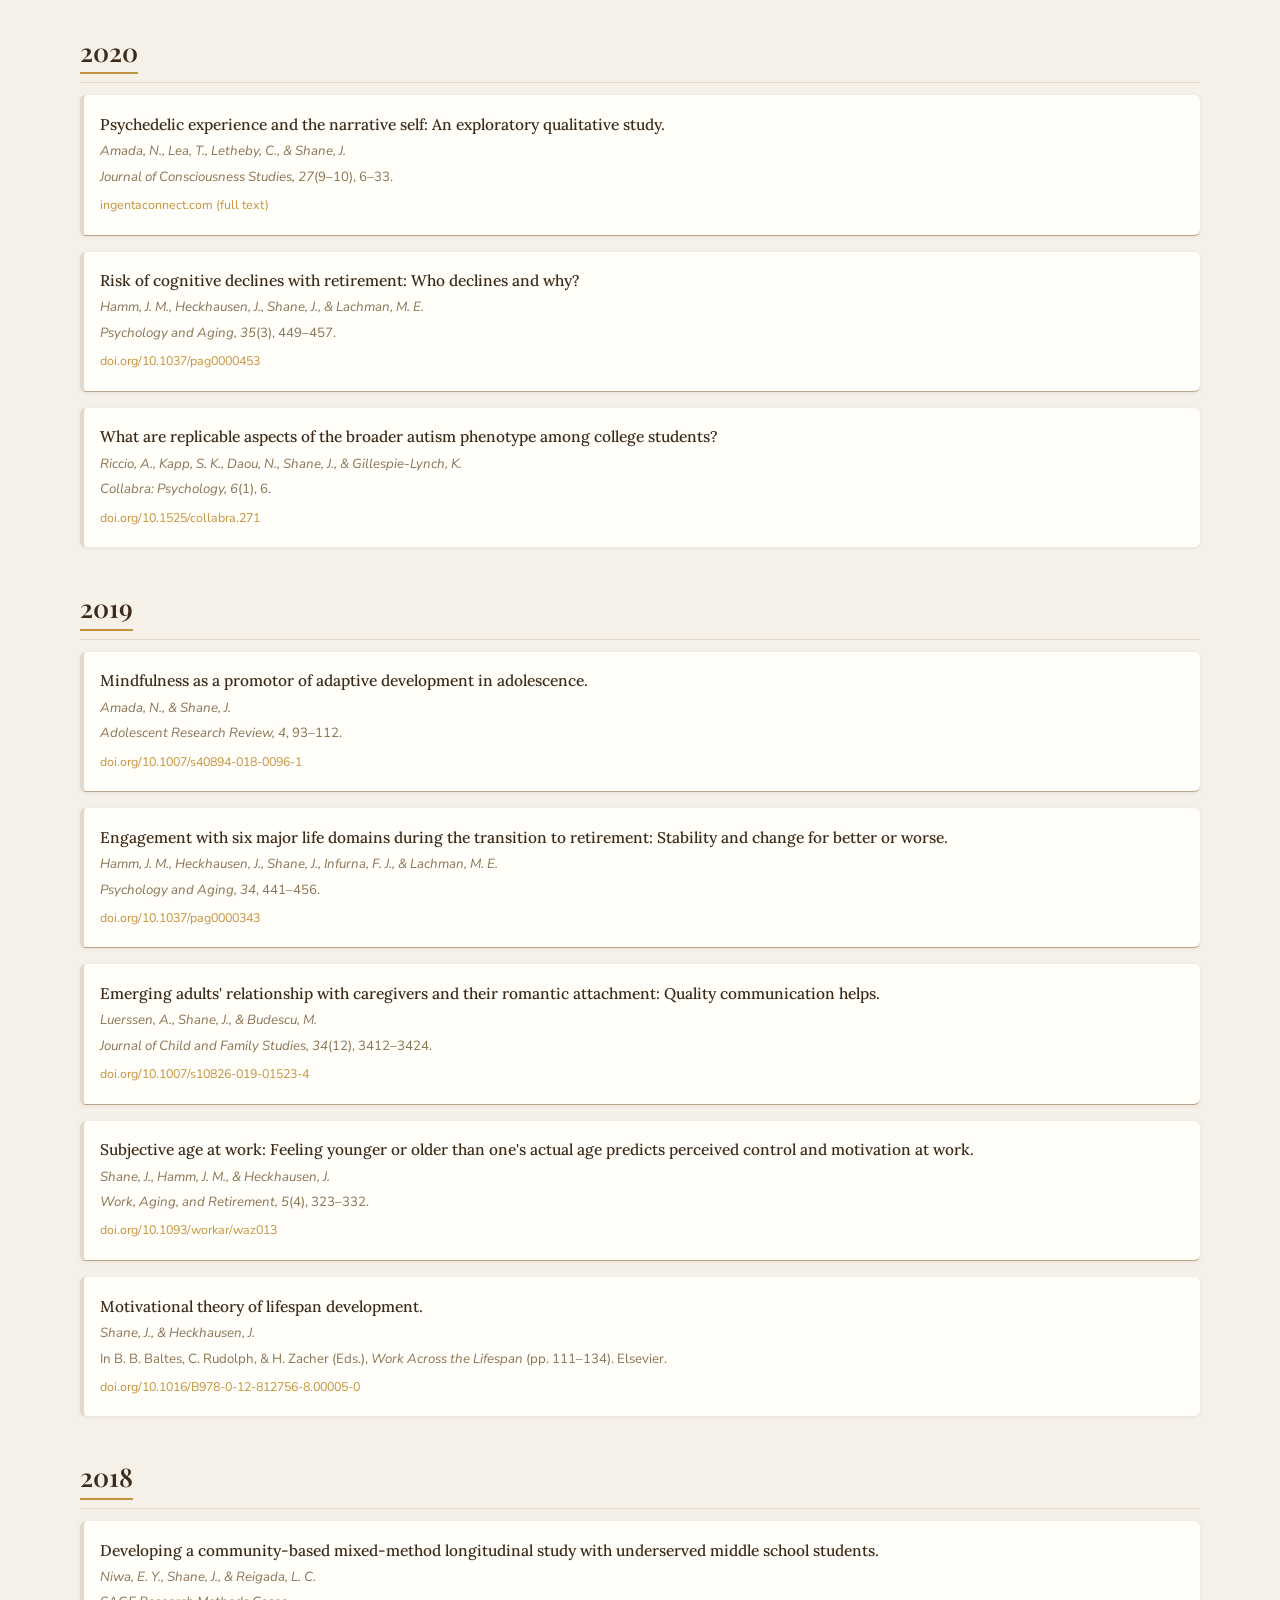
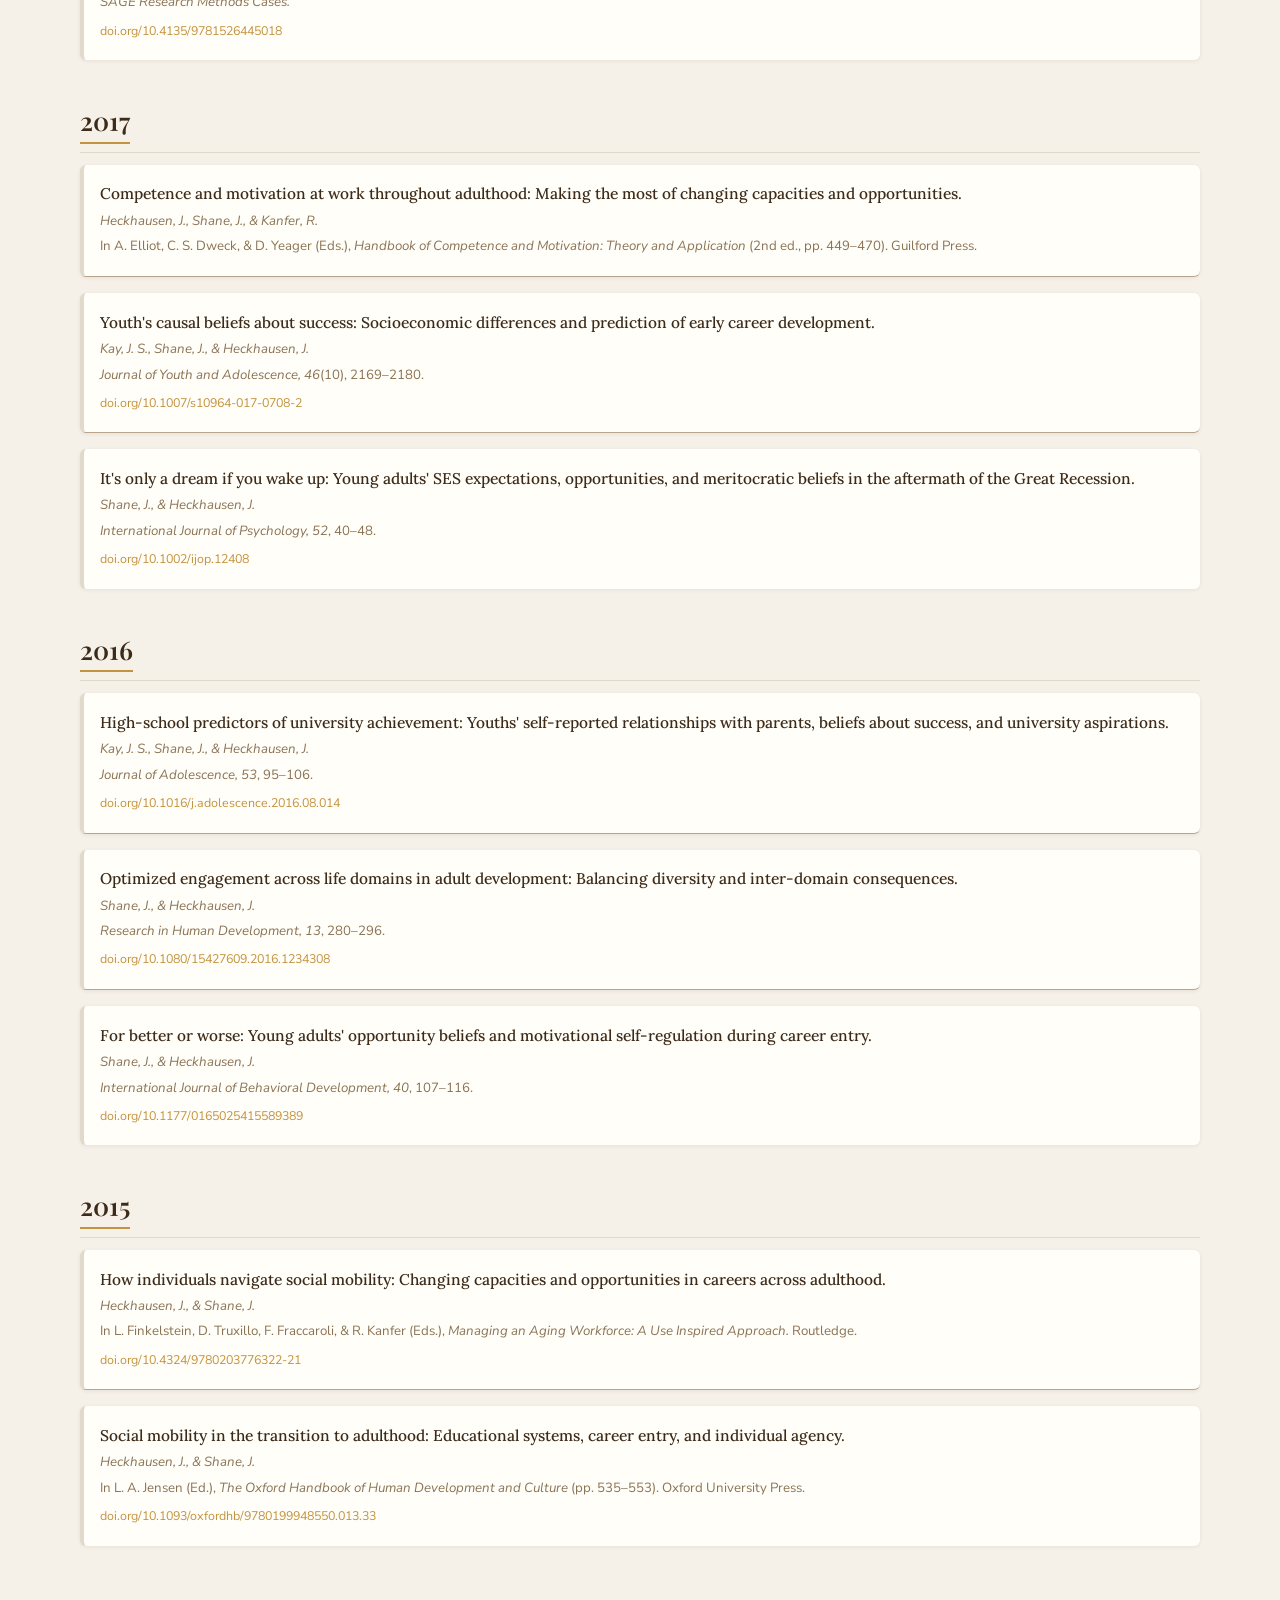
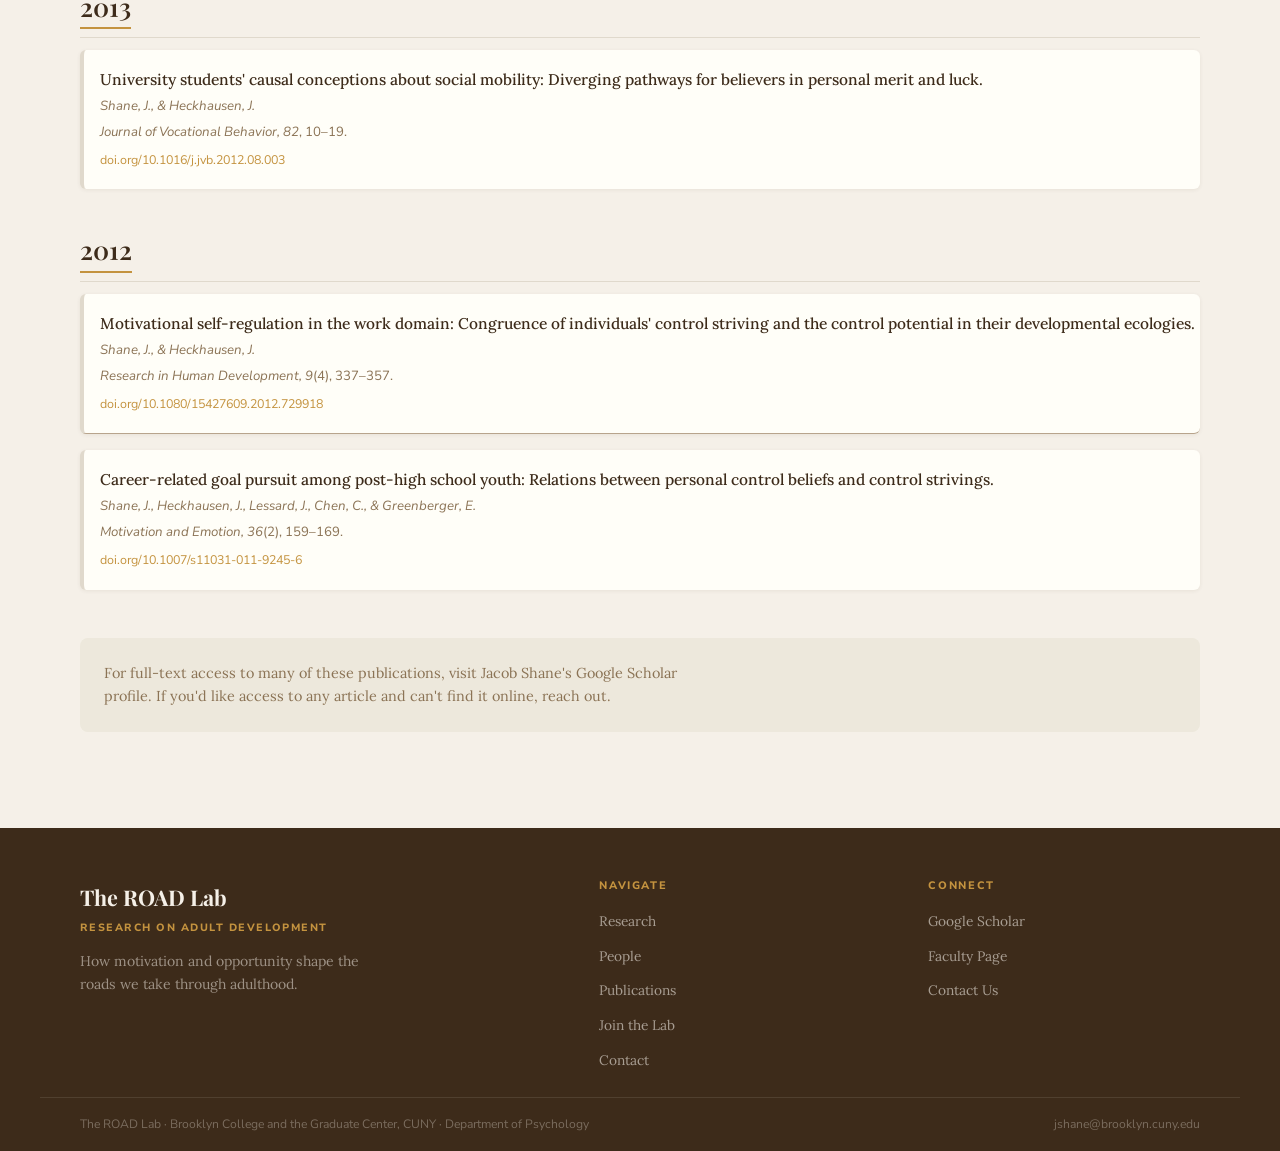
<file: publications.html>
<!DOCTYPE html>
<html lang="en">
<head>
  <meta charset="UTF-8">
  <meta name="viewport" content="width=device-width, initial-scale=1.0">
  <title>Publications — The ROAD Lab</title>
  <meta name="description" content="Published research from The ROAD Lab at Brooklyn College, CUNY. Over 50 peer-reviewed publications on motivation, adult development, social mobility, and relationships.">
  <link rel="preconnect" href="https://fonts.googleapis.com">
  <link rel="preconnect" href="https://fonts.gstatic.com" crossorigin>
  <link href="https://fonts.googleapis.com/css2?family=Playfair+Display:ital,wght@0,400;0,500;0,600;0,700;1,400;1,500;1,600&family=Lora:ital,wght@0,400;0,500;0,600;1,400;1,500&family=Nunito+Sans:wght@400;600;700;800&display=swap" rel="stylesheet">
  <link rel="stylesheet" href="css/style.css">
  <style>
    .pub-section {
      margin-bottom: 3rem;
    }
    .pub-section-head {
      display: flex;
      align-items: baseline;
      gap: 1rem;
      margin-bottom: 0.75rem;
    }
    .pub-section-title {
      font-family: var(--font-display);
      font-size: 1.6rem;
      font-weight: 600;
      color: var(--brown-deep);
      padding-bottom: 0.5rem;
      border-bottom: 2px solid var(--amber);
      display: inline-block;
      margin: 0;
    }
    .pub-list {
      margin-top: 0.5rem;
    }
    .pub-item {
      padding: 1.1rem 0 1.1rem 1rem; /* extra left padding */
      border-bottom: 1px solid var(--brown-light);
    }
    .pub-item:last-child {
      border-bottom: none;
    }
    .pub-item .pub-title {
      font-family: var(--font-body);
      font-size: 0.97rem;
      font-weight: 500;
      color: var(--brown-deep);
      margin: 0 0 0.25rem;
      line-height: 1.5;
    }
    .pub-item .pub-authors {
      font-family: var(--font-ui);
      font-size: 0.83rem;
      color: var(--brown-mid);
      margin: 0;
    }
    .pub-item .pub-journal {
      font-family: var(--font-ui);
      font-size: 0.83rem;
      color: var(--brown-mid);
      margin: 0.15rem 0 0;
    }
    .pub-doi {
      display: inline-block;
      font-family: var(--font-ui);
      font-size: 0.78rem;
      color: var(--amber);
      text-decoration: none;
      margin-top: 0.3rem;
    }
    .pub-doi:hover {
      text-decoration: underline;
    }
    .scholar-link-block {
      background: var(--cream-dark);
      border-radius: 8px;
      padding: 1.5rem;
      margin-top: 3rem;
    }
    .scholar-link-block p {
      margin: 0;
      font-size: 0.9rem;
      color: var(--brown-mid);
      line-height: 1.6;
    }
    @media (max-width: 600px) {
    }
  </style>
</head>
<body>
  <a href="#main" class="skip-link">Skip to main content</a>

  <nav class="site-nav" role="navigation" aria-label="Main navigation">
    <div class="nav-inner">
      <a href="index.html" class="nav-brand" aria-label="The ROAD Lab home">
        <span class="lab-name">The ROAD Lab</span>
        <span class="lab-sub">Research on Adult Development</span>
      </a>
      <button class="nav-toggle" aria-label="Toggle navigation" aria-expanded="false">
        <span></span><span></span><span></span>
      </button>
      <ul class="nav-links" role="list">
        <li><a href="research.html">Research</a></li>
        <li><a href="people.html">People</a></li>
        <li><a href="publications.html" class="active">Publications</a></li>
        <li><a href="join.html">Join the Lab</a></li>
        <li><a href="contact.html">Contact</a></li>
      </ul>
    </div>
  </nav>

  <main id="main">
    <section class="page-hero" role="region" aria-labelledby="page-title">
      <div class="container">
        <h1 id="page-title" class="page-title">Publications</h1>
      </div>
    </section>

    <section class="publications" role="region" aria-labelledby="publications-heading">
      <div class="container">
        <h2 id="publications-heading" class="sr-only">Publications list</h2>


        <!-- 2026 -->
        <div class="pub-section">
          <div class="pub-section-head">
            <h3 class="pub-section-title">2026</h3>
          </div>
          <div class="pub-list">
            
            <article class="pub-item">
              <p class="pub-title">Shifting pathways to adulthood: College student life goals before and during the COVID-19 pandemic.</p>
              <p class="pub-authors">Chang, E. S., &amp; Shane, J.</p>
              <p class="pub-journal"><em>Journal of Adolescence, 98</em>(3), 820-832.</p>
              <a href="https://doi.org/10.1002/jad.70094" class="pub-doi" target="_blank" rel="noopener noreferrer">doi.org/10.1002/jad.70094</a>
            </article>

            <article class="pub-item">
              <p class="pub-title">Advocating for youth in the child welfare system: A person-centered approach</p>
              <p class="pub-authors">Germo, G. R., Shane, J., &amp; Chang, E. S.</p>
              <p class="pub-journal"><em>Journal of Public Child Welfare</em></p>
              <a href="http://doi.org/10.1080/15548732.2026.2762299" class="pub-doi" target="_blank" rel="noopener noreferrer">doi.org/10.1002/jad.70094</a>
            </article>
            
            <article class="pub-item">
              <p class="pub-title">Motivation and goal development across the adult lifespan: Goal engagement, disengagement, and adjustment.</p>
              <p class="pub-authors">Heckhausen, J., Wrosch, C., Shane J., &amp; Schulz, R.</p>
              <p class="pub-journal"><em>APA Handbook of Adult Development and Aging,</em> (pp. 279-296).</p>
              <a href="https://doi.org/10.1037/0000444-015" class="pub-doi" target="_blank" rel="noopener noreferrer">doi.org/10.1037/0000444-015</a>
            </article>

            <article class="pub-item">
              <p class="pub-title">Psychedelic drug use and romantic relationship functioning.</p>
              <p class="pub-authors">Hutto, R., Shane, J., &amp; Amada, N.</p>
              <p class="pub-journal"><em>Journal of Psychoactive Drugs</em></p>
              <a href="https://doi.org/10.1080/02791072.2026.2743939" class="pub-doi" target="_blank" rel="noopener noreferrer">doi.org/10.1080/00224545.2025.2543846</a>
            </article>
            
            <article class="pub-item">
              <p class="pub-title">With status comes responsibility: SES attainment pathways influence observers' endorsement of noblesse oblige.</p>
              <p class="pub-authors">Im, H., Shane, J., &amp; Chen, C.</p>
              <p class="pub-journal"><em>The Journal of Social Psychology, 166.</em>(3), 406-421.</p>
              <a href="https://doi.org/10.1080/00224545.2025.2543846" class="pub-doi" target="_blank" rel="noopener noreferrer">doi.org/10.1080/00224545.2025.2543846</a>
            </article>
            
            <article class="pub-item">
              <p class="pub-title">Men’s social relationships, health, and well-being in the United States.</p>
              <p class="pub-authors">Shane, J., Granderson, R., Im, H., Luerssen, A., &amp; Carmichael, C.</p>
              <p class="pub-journal"><em>Psychology of Men & Masculinities.</em></p>
              <a href="https://doi.org/10.1037/men0000569" class="pub-doi" target="_blank" rel="noopener noreferrer">doi.org/10.1037/men0000569</a>
            </article>
            
          </div>
        </div>

        <!-- 2025 -->
        <div class="pub-section">
          <div class="pub-section-head">
            <h3 class="pub-section-title">2025</h3>
          </div>
          <div class="pub-list">

            <article class="pub-item">
              <p class="pub-title">"If the college adjusted the prices...": Comparing food secure and insecure college students during the first year of the COVID-19 pandemic.</p>
              <p class="pub-authors">Ahmed, T., Shane, J., Caicedo, D., Ilieva, R. T., Verdino, J., Edwards, A., Jiang, K., Brusche, D., Wong, H. Y., Chu, C., Yan, A., &amp; Aleong, C.</p>
              <p class="pub-journal"><em>Journal of American College Health, 73</em>(4), 1564–1575.</p>
              <a href="https://doi.org/10.1080/07448481.2024.2325928" class="pub-doi" target="_blank" rel="noopener noreferrer">doi.org/10.1080/07448481.2024.2325928</a>
            </article>

            <article class="pub-item">
              <p class="pub-title">Validity, reliability, and cross-cultural comparability of problematic overstudying scale across European, North American, and Asian countries.</p>
              <p class="pub-authors">Atroszko, P. A., Charzyńska, E., Buźniak, A., Czerwiński, S. K., Griffiths, M. D., Jankowska, A., Kamble, S., Mizik, Z., Pontes, H., Shane, J., Sussman, S., Woropay-Hordziejewicz, N. A., &amp; Pallesen, S.</p>
              <p class="pub-journal"><em>International Journal of Mental Health and Addiction, 23</em>, 580–602.</p>
              <a href="https://doi.org/10.1007/s11469-023-01128-5" class="pub-doi" target="_blank" rel="noopener noreferrer">doi.org/10.1007/s11469-023-01128-5</a>
            </article>

            <article class="pub-item">
              <p class="pub-title">Transitioning out of foster care: The co-development of adolescents' coping, depressive symptoms, and intrapersonal and interpersonal resources.</p>
              <p class="pub-authors">Germo, G. R., Shane, J., &amp; Farruggia, S. P.</p>
              <p class="pub-journal"><em>Children and Youth Services Review, 176,</em> 108402</p>
              <a href="https://doi.org/10.1016/j.childyouth.2025.108402" class="pub-doi" target="_blank" rel="noopener noreferrer">doi.org/10.1016/j.childyouth.2025.108402</a>
            </article>

            <article class="pub-item">
              <p class="pub-title">The nature and significance of caregiver-child communication about romantic relationships.</p>
              <p class="pub-authors">Luerssen, A., Budescu, M., &amp; Shane, J.</p>
              <p class="pub-journal"><em>Journal of Child and Family Studies, 34</em>, 311–327.</p>
              <a href="https://doi.org/10.1007/s10826-024-03002-x" class="pub-doi" target="_blank" rel="noopener noreferrer">doi.org/10.1007/s10826-024-03002-x</a>
            </article>

            <article class="pub-item">
              <p class="pub-title">An intersectional examination of the impact of COVID-stress and discrimination on college students' resilience and mental health.</p>
              <p class="pub-authors">Reigada, L. C., Kaighobadi, F., Niwa, E. Y., Ahmed, T., Carlson, D. J., &amp; Shane, J.</p>
              <p class="pub-journal"><em>Journal of American College Health, 73</em>(2), 824–834.</p>
              <a href="https://doi.org/10.1080/07448481.2023.2249104" class="pub-doi" target="_blank" rel="noopener noreferrer">doi.org/10.1080/07448481.2023.2249104</a>
            </article>

          </div>
        </div>

        <!-- 2024 -->
        <div class="pub-section">
          <div class="pub-section-head">
            <h3 class="pub-section-title">2024</h3>
          </div>
          <div class="pub-list">

            <article class="pub-item">
              <p class="pub-title">"I cannot afford lunch": How community college students' narratives of food insecurity reveal difficulties and coping strategies before and during the COVID-19 pandemic.</p>
              <p class="pub-authors">Ahmed, T., Shane, J., Ilieva, R. T., Reader, S. M., Aleong, C., Chu, C., Wong, H. Y., Brusche, D., Jiang, K., Edwards, A., Lopez, D., &amp; Yan, A.</p>
              <p class="pub-journal"><em>Community College Journal of Research and Practice, 48</em>(6), 386–404.</p>
              <a href="https://doi.org/10.1080/10668926.2022.2135636" class="pub-doi" target="_blank" rel="noopener noreferrer">doi.org/10.1080/10668926.2022.2135636</a>
            </article>

            <article class="pub-item">
              <p class="pub-title">Opportunity's calling: Perceived inequality and causal beliefs about socioeconomic status linked to civic engagement.</p>
              <p class="pub-authors">Im, H., &amp; Shane, J.</p>
              <p class="pub-journal"><em>Journal of Community and Applied Social Psychology, 34</em>(6), e2899.</p>
              <a href="https://doi.org/10.1002/casp.2899" class="pub-doi" target="_blank" rel="noopener noreferrer">doi.org/10.1002/casp.2899</a>
            </article>
            
            <article class="pub-item">
              <p class="pub-title">The materialistic consumer: Associations between SES causal beliefs and consumer materialism and dissatisfaction.</p>
              <p class="pub-authors">Im, H., &amp; Shane, J.</p>
              <p class="pub-journal"><em>Social Psychology, 55</em>(2), 116-121.</p>
              <a href="https://doi.org/10.1027/1864-9335/a000543" class="pub-doi" target="_blank" rel="noopener noreferrer">doi.org/10.1027/1864-9335/a000543</a>
            </article>

            <article class="pub-item">
              <p class="pub-title">The double pandemic: Examining cultural stress among Asian Americans during the COVID-19 pandemic.</p>
              <p class="pub-authors">Niwa, E. Y., Arevalo, K., Shane, J., &amp; Reigada, L. C.</p>
              <p class="pub-journal"><em>Cultural Diversity &amp; Ethnic Minority Psychology, 30</em>(4), 691–702.</p>
              <a href="https://doi.org/10.1037/cdp0000690" class="pub-doi" target="_blank" rel="noopener noreferrer">doi.org/10.1037/cdp0000690</a>
            </article>

            <article class="pub-item">
              <p class="pub-title">Exploring young adults' career-related goal pursuit: A multi-site online survey study on shared agency.</p>
              <p class="pub-authors">Shane, J., Chang, E. Y., &amp; Villarreal, B.</p>
              <p class="pub-journal"><em>SAGE Research Methods: Doing Research Online.</em></p>
              <a href="https://doi.org/10.4135/9781529683103" class="pub-doi" target="_blank" rel="noopener noreferrer">doi.org/10.4135/9781529683103</a>
            </article>

            <article class="pub-item">
              <p class="pub-title">Conducting a multi-site online study examining undergraduates' experiences during the COVID-19 pandemic.</p>
              <p class="pub-authors">Yigiter, F., Niwa, E. Y., Shane, J., &amp; Reigada, L.</p>
              <p class="pub-journal"><em>SAGE Research Methods: Doing Research Online.</em></p>
              <a href="https://doi.org/10.4135/9781529683158" class="pub-doi" target="_blank" rel="noopener noreferrer">doi.org/10.4135/9781529683158</a>
            </article>

          </div>
        </div>

        <!-- 2023 -->
        <div class="pub-section">
          <div class="pub-section-head">
            <h3 class="pub-section-title">2023</h3>
          </div>
          <div class="pub-list">

            <article class="pub-item">
              <p class="pub-title">A developing crisis in hunger: Food insecurity within 3 public colleges before and during the COVID-19 pandemic.</p>
              <p class="pub-authors">Ahmed, T., Ilieva, R. T., Shane, J., Reader, S., Aleong, C., Wong, H. Y., Chu, C., Brusche, D., Jiang, K., Lopez, D., &amp; Yan, A.</p>
              <p class="pub-journal"><em>Journal of Hunger &amp; Environmental Nutrition, 18</em>(1), 1–20.</p>
              <a href="https://doi.org/10.1080/19320248.2022.2026853" class="pub-doi" target="_blank" rel="noopener noreferrer">doi.org/10.1080/19320248.2022.2026853</a>
            </article>

            <article class="pub-item">
              <p class="pub-title">Examining college students' food security coping strategies and experiences during the COVID-19 pandemic.</p>
              <p class="pub-authors">Ahmed, T., Shane, J., Chu, C., Edwards, A., Caicedo, D., Ilieva, R. T., Verdino, J., Jiang, K., Brusche, D., Wong, H. Y., Yan, A., &amp; Aleong, C.</p>
              <p class="pub-journal"><em>Social and Personality Psychology Compass, 17</em>(7), e12753.</p>
              <a href="https://doi.org/10.1111/spc3.12753" class="pub-doi" target="_blank" rel="noopener noreferrer">doi.org/10.1111/spc3.12753</a>
            </article>

            <article class="pub-item">
              <p class="pub-title">Social relationships and career development throughout the lifespan.</p>
              <p class="pub-authors">Chang, E. S., Shane, J., Masdonati, J., &amp; Villarreal, B.</p>
              <p class="pub-journal"><em>Frontiers in Psychology, 14</em>, 1235829. (editorial)</p>
              <a href="https://doi.org/10.3389/fpsyg.2023.1235829" class="pub-doi" target="_blank" rel="noopener noreferrer">doi.org/10.3389/fpsyg.2023.1235829</a>
            </article>

            <article class="pub-item">
              <p class="pub-title">Individual differences in patterns of developmental opportunity and constraint during COVID-19: Implications for longitudinal resilience in well-being.</p>
              <p class="pub-authors">Hamm, J. M., Shane, J., Pierce, M. J., &amp; Duggan, J. A.</p>
              <p class="pub-journal"><em>Social and Personality Psychology Compass, 17</em>(8), e12788.</p>
              <a href="https://doi.org/10.1111/spc3.12788" class="pub-doi" target="_blank" rel="noopener noreferrer">doi.org/10.1111/spc3.12788</a>
            </article>

            <article class="pub-item">
              <p class="pub-title">The sociodemographic and psychosocial correlates of COVID-19 vaccine concerns among urban college students.</p>
              <p class="pub-authors">Kaighobadi, F., Shane, J., Niwa, E. Y., Ahmed, T., &amp; Reigada, L. C.</p>
              <p class="pub-journal"><em>Social and Personality Psychology Compass, 17</em>(8), e12790.</p>
              <a href="https://doi.org/10.1111/spc3.12790" class="pub-doi" target="_blank" rel="noopener noreferrer">doi.org/10.1111/spc3.12790</a>
            </article>

            <article class="pub-item">
              <p class="pub-title">Associations between subjective social status and psychological well-being among college students.</p>
              <p class="pub-authors">Niu, L., Hoyt, L. T., Shane, J., &amp; Storch, E. A.</p>
              <p class="pub-journal"><em>Journal of American College Health, 71</em>(7), 2044–2051.</p>
              <a href="https://doi.org/10.1080/07448481.2021.1954010" class="pub-doi" target="_blank" rel="noopener noreferrer">doi.org/10.1080/07448481.2021.1954010</a>
            </article>

            <article class="pub-item">
              <p class="pub-title">Changes in college students' socioeconomic status aspirations during the COVID-19 pandemic.</p>
              <p class="pub-authors">Rogers, J., Shane, J., von Keyserlingk, L., &amp; Heckhausen, J.</p>
              <p class="pub-journal"><em>Social and Personality Psychology Compass, 17</em>(11), e12859.</p>
              <a href="https://doi.org/10.1111/spc3.12859" class="pub-doi" target="_blank" rel="noopener noreferrer">doi.org/10.1111/spc3.12859</a>
            </article>

            <article class="pub-item">
              <p class="pub-title">Codevelopment of well-being and developmental progress in central life domains during established adulthood.</p>
              <p class="pub-authors">Shane, J., Hamm, J. M., &amp; Amada, N.</p>
              <p class="pub-journal"><em>Journal of Adult Development, 30</em>, 21–35.</p>
              <a href="https://doi.org/10.1007/s10804-022-09411-w" class="pub-doi" target="_blank" rel="noopener noreferrer">doi.org/10.1007/s10804-022-09411-w</a>
            </article>

          </div>
        </div>

        <!-- 2022 -->
        <div class="pub-section">
          <div class="pub-section-head">
            <h3 class="pub-section-title">2022</h3>
          </div>
          <div class="pub-list">

            <article class="pub-item">
              <p class="pub-title">Self-actualization and the integration of psychedelic experience: The mediating role of perceived benefits to narrative self-functioning.</p>
              <p class="pub-authors">Amada, N., &amp; Shane, J.</p>
              <p class="pub-journal"><em>Journal of Humanistic Psychology.</em></p>
              <a href="https://doi.org/10.1177/00221678221099680" class="pub-doi" target="_blank" rel="noopener noreferrer">doi.org/10.1177/00221678221099680</a>
            </article>

            <article class="pub-item">
              <p class="pub-title">Life-Span Theory of Control.</p>
              <p class="pub-authors">Amada, N. M., &amp; Shane, J.</p>
              <p class="pub-journal">In D. Gu &amp; M. E. Dupre (Eds.), <em>Encyclopedia of Gerontology and Population Aging.</em> Springer, Cham.</p>
              <a href="https://doi.org/10.1007/978-3-030-22009-9_102" class="pub-doi" target="_blank" rel="noopener noreferrer">doi.org/10.1007/978-3-030-22009-9_102</a>
            </article>

            <article class="pub-item">
              <p class="pub-title">Shared and nonshared agency for occupational goals with mothers, fathers, VIPs, and romantic partners during young adulthood.</p>
              <p class="pub-authors">Chang, E. S., Shane, J., Villarreal, B., &amp; Heckhausen, J.</p>
              <p class="pub-journal"><em>Frontiers in Psychology, 13</em>, 902288.</p>
              <a href="https://doi.org/10.3389/fpsyg.2022.902288" class="pub-doi" target="_blank" rel="noopener noreferrer">doi.org/10.3389/fpsyg.2022.902288</a>
            </article>

            <article class="pub-item">
              <p class="pub-title">Causal beliefs for socioeconomic status attainment scale: Development and validation.</p>
              <p class="pub-authors">Im, H., &amp; Shane, J.</p>
              <p class="pub-journal"><em>Journal of Social Psychology, 162</em>(6), 670–690.</p>
              <a href="https://doi.org/10.1080/00224545.2021.1948811" class="pub-doi" target="_blank" rel="noopener noreferrer">doi.org/10.1080/00224545.2021.1948811</a>
            </article>

            <article class="pub-item">
              <p class="pub-title">Lessons in quantitative and qualitative data collection using online surveys.</p>
              <p class="pub-authors">Shane, J., Reigada, L. C., Amada, N. M., &amp; Niwa, E. Y.</p>
              <p class="pub-journal"><em>SAGE Research Methods Cases.</em></p>
              <a href="https://dx.doi.org/10.4135/9781529601244" class="pub-doi" target="_blank" rel="noopener noreferrer">doi.org/10.4135/9781529601244</a>
            </article>

            <article class="pub-item">
              <p class="pub-title">Parenting and adolescents' academic achievement: The mediating role of goal engagement and disengagement.</p>
              <p class="pub-authors">Yau, P. S., Cho, Y., Shane, J., Kay, J., &amp; Heckhausen, J.</p>
              <p class="pub-journal"><em>Journal of Child and Family Studies, 31</em>, 897–909.</p>
              <a href="https://doi.org/10.1007/s10826-021-02007-0" class="pub-doi" target="_blank" rel="noopener noreferrer">doi.org/10.1007/s10826-021-02007-0</a>
            </article>

          </div>
        </div>

        <!-- 2021 -->
        <div class="pub-section">
          <div class="pub-section-head">
            <h3 class="pub-section-title">2021</h3>
          </div>
          <div class="pub-list">

            <article class="pub-item">
              <p class="pub-title">The spaces between: Parents' perceptions of neighborhood cohesion and child well-being.</p>
              <p class="pub-authors">Niwa, E. Y., &amp; Shane, J.</p>
              <p class="pub-journal"><em>Journal of Applied Developmental Psychology, 75</em>, 101293.</p>
              <a href="https://doi.org/10.1016/j.appdev.2021.101293" class="pub-doi" target="_blank" rel="noopener noreferrer">doi.org/10.1016/j.appdev.2021.101293</a>
            </article>

            <article class="pub-item">
              <p class="pub-title">Friends, family, and romantic partners: Three critical relationships in older women's lives.</p>
              <p class="pub-authors">Shane, J., Luerssen, A., &amp; Carmichael, C. L.</p>
              <p class="pub-journal"><em>Journal of Women and Aging, 33</em>, 378–395.</p>
              <a href="https://doi.org/10.1080/08952841.2020.1838238" class="pub-doi" target="_blank" rel="noopener noreferrer">doi.org/10.1080/08952841.2020.1838238</a>
            </article>

            <article class="pub-item">
              <p class="pub-title">Prosociality across adulthood: A developmental and motivational perspective.</p>
              <p class="pub-authors">Shane, J., Niwa, E. Y., &amp; Heckhausen, J.</p>
              <p class="pub-journal"><em>Psychology and Aging, 36</em>(1), 22–35.</p>
              <a href="https://doi.org/10.1037/pag0000514" class="pub-doi" target="_blank" rel="noopener noreferrer">doi.org/10.1037/pag0000514</a>
            </article>

            <article class="pub-item">
              <p class="pub-title">Developmental goals during the transition to young adulthood.</p>
              <p class="pub-authors">Yau, P. S., Shane, J., &amp; Heckhausen, J.</p>
              <p class="pub-journal"><em>International Journal of Behavioral Development, 45</em>(6), 475-483.</p>
              <a href="https://doi.org/10.1177/01650254211007564" class="pub-doi" target="_blank" rel="noopener noreferrer">doi.org/10.1177/01650254211007564</a>
            </article>

          </div>
        </div>

        <!-- 2020 -->
        <div class="pub-section">
          <div class="pub-section-head">
            <h3 class="pub-section-title">2020</h3>
          </div>
          <div class="pub-list">

            <article class="pub-item">
              <p class="pub-title">Psychedelic experience and the narrative self: An exploratory qualitative study.</p>
              <p class="pub-authors">Amada, N., Lea, T., Letheby, C., &amp; Shane, J.</p>
              <p class="pub-journal"><em>Journal of Consciousness Studies, 27</em>(9–10), 6–33.</p>
              <a href="https://www.ingentaconnect.com/content/imp/jcs/2020/00000027/f0020009/art00001" class="pub-doi" target="_blank" rel="noopener noreferrer">ingentaconnect.com (full text)</a>
            </article>

            <article class="pub-item">
              <p class="pub-title">Risk of cognitive declines with retirement: Who declines and why?</p>
              <p class="pub-authors">Hamm, J. M., Heckhausen, J., Shane, J., &amp; Lachman, M. E.</p>
              <p class="pub-journal"><em>Psychology and Aging, 35</em>(3), 449–457.</p>
              <a href="https://doi.org/10.1037/pag0000453" class="pub-doi" target="_blank" rel="noopener noreferrer">doi.org/10.1037/pag0000453</a>
            </article>

            <article class="pub-item">
              <p class="pub-title">What are replicable aspects of the broader autism phenotype among college students?</p>
              <p class="pub-authors">Riccio, A., Kapp, S. K., Daou, N., Shane, J., &amp; Gillespie-Lynch, K.</p>
              <p class="pub-journal"><em>Collabra: Psychology, 6</em>(1), 6.</p>
              <a href="https://doi.org/10.1525/collabra.271" class="pub-doi" target="_blank" rel="noopener noreferrer">doi.org/10.1525/collabra.271</a>
            </article>

          </div>
        </div>

        <!-- 2019 -->
        <div class="pub-section">
          <div class="pub-section-head">
            <h3 class="pub-section-title">2019</h3>
          </div>
          <div class="pub-list">

            <article class="pub-item">
              <p class="pub-title">Mindfulness as a promotor of adaptive development in adolescence.</p>
              <p class="pub-authors">Amada, N., &amp; Shane, J.</p>
              <p class="pub-journal"><em>Adolescent Research Review, 4</em>, 93–112.</p>
              <a href="https://doi.org/10.1007/s40894-018-0096-1" class="pub-doi" target="_blank" rel="noopener noreferrer">doi.org/10.1007/s40894-018-0096-1</a>
            </article>

            <article class="pub-item">
              <p class="pub-title">Engagement with six major life domains during the transition to retirement: Stability and change for better or worse.</p>
              <p class="pub-authors">Hamm, J. M., Heckhausen, J., Shane, J., Infurna, F. J., &amp; Lachman, M. E.</p>
              <p class="pub-journal"><em>Psychology and Aging, 34</em>, 441–456.</p>
              <a href="https://doi.org/10.1037/pag0000343" class="pub-doi" target="_blank" rel="noopener noreferrer">doi.org/10.1037/pag0000343</a>
            </article>

            <article class="pub-item">
              <p class="pub-title">Emerging adults' relationship with caregivers and their romantic attachment: Quality communication helps.</p>
              <p class="pub-authors">Luerssen, A., Shane, J., &amp; Budescu, M.</p>
              <p class="pub-journal"><em>Journal of Child and Family Studies, 34</em>(12), 3412–3424.</p>
              <a href="https://doi.org/10.1007/s10826-019-01523-4" class="pub-doi" target="_blank" rel="noopener noreferrer">doi.org/10.1007/s10826-019-01523-4</a>
            </article>

            <article class="pub-item">
              <p class="pub-title">Subjective age at work: Feeling younger or older than one's actual age predicts perceived control and motivation at work.</p>
              <p class="pub-authors">Shane, J., Hamm, J. M., &amp; Heckhausen, J.</p>
              <p class="pub-journal"><em>Work, Aging, and Retirement, 5</em>(4), 323–332.</p>
              <a href="https://doi.org/10.1093/workar/waz013" class="pub-doi" target="_blank" rel="noopener noreferrer">doi.org/10.1093/workar/waz013</a>
            </article>

            <article class="pub-item">
              <p class="pub-title">Motivational theory of lifespan development.</p>
              <p class="pub-authors">Shane, J., &amp; Heckhausen, J.</p>
              <p class="pub-journal">In B. B. Baltes, C. Rudolph, &amp; H. Zacher (Eds.), <em>Work Across the Lifespan</em> (pp. 111–134). Elsevier.</p>
              <a href="https://doi.org/10.1016/B978-0-12-812756-8.00005-0" class="pub-doi" target="_blank" rel="noopener noreferrer">doi.org/10.1016/B978-0-12-812756-8.00005-0</a>
            </article>

          </div>
        </div>

        <!-- 2018 -->
        <div class="pub-section">
          <div class="pub-section-head">
            <h3 class="pub-section-title">2018</h3>
          </div>
          <div class="pub-list">

            <article class="pub-item">
              <p class="pub-title">Developing a community-based mixed-method longitudinal study with underserved middle school students.</p>
              <p class="pub-authors">Niwa, E. Y., Shane, J., &amp; Reigada, L. C.</p>
              <p class="pub-journal"><em>SAGE Research Methods Cases.</em></p>
              <a href="https://doi.org/10.4135/9781526445018" class="pub-doi" target="_blank" rel="noopener noreferrer">doi.org/10.4135/9781526445018</a>
            </article>

          </div>
        </div>

        <!-- 2017 -->
        <div class="pub-section">
          <div class="pub-section-head">
            <h3 class="pub-section-title">2017</h3>
          </div>
          <div class="pub-list">

            <article class="pub-item">
              <p class="pub-title">Competence and motivation at work throughout adulthood: Making the most of changing capacities and opportunities.</p>
              <p class="pub-authors">Heckhausen, J., Shane, J., &amp; Kanfer, R.</p>
              <p class="pub-journal">In A. Elliot, C. S. Dweck, &amp; D. Yeager (Eds.), <em>Handbook of Competence and Motivation: Theory and Application</em> (2nd ed., pp. 449–470). Guilford Press.</p>
            </article>


            <article class="pub-item">
              <p class="pub-title">Youth's causal beliefs about success: Socioeconomic differences and prediction of early career development.</p>
              <p class="pub-authors">Kay, J. S., Shane, J., &amp; Heckhausen, J.</p>
              <p class="pub-journal"><em>Journal of Youth and Adolescence, 46</em>(10), 2169–2180.</p>
              <a href="https://doi.org/10.1007/s10964-017-0708-2" class="pub-doi" target="_blank" rel="noopener noreferrer">doi.org/10.1007/s10964-017-0708-2</a>
            </article>

            <article class="pub-item">
              <p class="pub-title">It's only a dream if you wake up: Young adults' SES expectations, opportunities, and meritocratic beliefs in the aftermath of the Great Recession.</p>
              <p class="pub-authors">Shane, J., &amp; Heckhausen, J.</p>
              <p class="pub-journal"><em>International Journal of Psychology, 52</em>, 40–48.</p>
              <a href="https://doi.org/10.1002/ijop.12408" class="pub-doi" target="_blank" rel="noopener noreferrer">doi.org/10.1002/ijop.12408</a>
            </article>

          </div>
        </div>

        <!-- 2016 -->
        <div class="pub-section">
          <div class="pub-section-head">
            <h3 class="pub-section-title">2016</h3>
          </div>
          <div class="pub-list">

            <article class="pub-item">
              <p class="pub-title">High-school predictors of university achievement: Youths' self-reported relationships with parents, beliefs about success, and university aspirations.</p>
              <p class="pub-authors">Kay, J. S., Shane, J., &amp; Heckhausen, J.</p>
              <p class="pub-journal"><em>Journal of Adolescence, 53</em>, 95–106.</p>
              <a href="https://doi.org/10.1016/j.adolescence.2016.08.014" class="pub-doi" target="_blank" rel="noopener noreferrer">doi.org/10.1016/j.adolescence.2016.08.014</a>
            </article>

            <article class="pub-item">
              <p class="pub-title">Optimized engagement across life domains in adult development: Balancing diversity and inter-domain consequences.</p>
              <p class="pub-authors">Shane, J., &amp; Heckhausen, J.</p>
              <p class="pub-journal"><em>Research in Human Development, 13</em>, 280–296.</p>
              <a href="https://doi.org/10.1080/15427609.2016.1234308" class="pub-doi" target="_blank" rel="noopener noreferrer">doi.org/10.1080/15427609.2016.1234308</a>
            </article>

            <article class="pub-item">
              <p class="pub-title">For better or worse: Young adults' opportunity beliefs and motivational self-regulation during career entry.</p>
              <p class="pub-authors">Shane, J., &amp; Heckhausen, J.</p>
              <p class="pub-journal"><em>International Journal of Behavioral Development, 40</em>, 107–116.</p>
              <a href="https://doi.org/10.1177/0165025415589389" class="pub-doi" target="_blank" rel="noopener noreferrer">doi.org/10.1177/0165025415589389</a>
            </article>

          </div>
        </div>

        <!-- 2015 -->
        <div class="pub-section">
          <div class="pub-section-head">
            <h3 class="pub-section-title">2015</h3>
          </div>
          <div class="pub-list">

            <article class="pub-item">
              <p class="pub-title">How individuals navigate social mobility: Changing capacities and opportunities in careers across adulthood.</p>
              <p class="pub-authors">Heckhausen, J., &amp; Shane, J.</p>
              <p class="pub-journal">In L. Finkelstein, D. Truxillo, F. Fraccaroli, &amp; R. Kanfer (Eds.), <em>Managing an Aging Workforce: A Use Inspired Approach.</em> Routledge.</p>
              <a href="https://doi.org/10.4324/9780203776322-21" class="pub-doi" target="_blank" rel="noopener noreferrer">doi.org/10.4324/9780203776322-21</a>
            </article>

            <article class="pub-item">
              <p class="pub-title">Social mobility in the transition to adulthood: Educational systems, career entry, and individual agency.</p>
              <p class="pub-authors">Heckhausen, J., &amp; Shane, J.</p>
              <p class="pub-journal">In L. A. Jensen (Ed.), <em>The Oxford Handbook of Human Development and Culture</em> (pp. 535–553). Oxford University Press.</p>
              <a href="https://doi.org/10.1093/oxfordhb/9780199948550.013.33" class="pub-doi" target="_blank" rel="noopener noreferrer">doi.org/10.1093/oxfordhb/9780199948550.013.33</a>
            </article>

          </div>
        </div>

        <!-- 2013 -->
        <div class="pub-section">
          <div class="pub-section-head">
            <h3 class="pub-section-title">2013</h3>
          </div>
          <div class="pub-list">

            <article class="pub-item">
              <p class="pub-title">University students' causal conceptions about social mobility: Diverging pathways for believers in personal merit and luck.</p>
              <p class="pub-authors">Shane, J., &amp; Heckhausen, J.</p>
              <p class="pub-journal"><em>Journal of Vocational Behavior, 82</em>, 10–19.</p>
              <a href="https://doi.org/10.1016/j.jvb.2012.08.003" class="pub-doi" target="_blank" rel="noopener noreferrer">doi.org/10.1016/j.jvb.2012.08.003</a>
            </article>

          </div>
        </div>

        <!-- 2012 -->
        <div class="pub-section">
          <div class="pub-section-head">
            <h3 class="pub-section-title">2012</h3>
          </div>
          <div class="pub-list">

            <article class="pub-item">
              <p class="pub-title">Motivational self-regulation in the work domain: Congruence of individuals' control striving and the control potential in their developmental ecologies.</p>
              <p class="pub-authors">Shane, J., &amp; Heckhausen, J.</p>
              <p class="pub-journal"><em>Research in Human Development, 9</em>(4), 337–357.</p>
              <a href="https://doi.org/10.1080/15427609.2012.729918" class="pub-doi" target="_blank" rel="noopener noreferrer">doi.org/10.1080/15427609.2012.729918</a>
            </article>

            <article class="pub-item">
              <p class="pub-title">Career-related goal pursuit among post-high school youth: Relations between personal control beliefs and control strivings.</p>
              <p class="pub-authors">Shane, J., Heckhausen, J., Lessard, J., Chen, C., &amp; Greenberger, E.</p>
              <p class="pub-journal"><em>Motivation and Emotion, 36</em>(2), 159–169.</p>
              <a href="https://doi.org/10.1007/s11031-011-9245-6" class="pub-doi" target="_blank" rel="noopener noreferrer">doi.org/10.1007/s11031-011-9245-6</a>
            </article>

          </div>
        </div>

        <div class="scholar-link-block">
          <p>For full-text access to many of these publications, visit Jacob Shane's <a href="https://scholar.google.com/citations?user=p28nLPcAAAAJ" target="_blank" rel="noopener noreferrer">Google Scholar profile</a>. If you'd like access to any article and can't find it online, <a href="contact.html">reach out</a>.</p>
        </div>

      </div>
    </section>

  </main>

  <footer class="site-footer" role="contentinfo">
    <div class="footer-inner">
      <div class="footer-brand">
        <div class="f-lab-name">The ROAD Lab</div>
        <div class="f-lab-sub">Research on Adult Development</div>
        <p>How motivation and opportunity shape the roads we take through adulthood.</p>
      </div>
      <div class="footer-col">
        <h4>Navigate</h4>
        <ul>
          <li><a href="research.html">Research</a></li>
          <li><a href="people.html">People</a></li>
          <li><a href="publications.html">Publications</a></li>
          <li><a href="join.html">Join the Lab</a></li>
          <li><a href="contact.html">Contact</a></li>
        </ul>
      </div>
      <div class="footer-col">
        <h4>Connect</h4>
        <ul>
          <li><a href="https://scholar.google.com/citations?user=p28nLPcAAAAJ" target="_blank" rel="noopener noreferrer">Google Scholar</a></li>
          <li><a href="https://www.brooklyn.edu/faculty-staff/jacob-shane/" target="_blank" rel="noopener noreferrer">Faculty Page</a></li>
          <li><a href="contact.html">Contact Us</a></li>
        </ul>
      </div>
    </div>
    <div class="footer-bottom">
      <p>The ROAD Lab · Brooklyn College and the Graduate Center, CUNY · Department of Psychology</p>
      <p>jshane@brooklyn.cuny.edu</p>
    </div>
  </footer>

  <script src="js/main.js"></script>
</body>
</html>
</file>
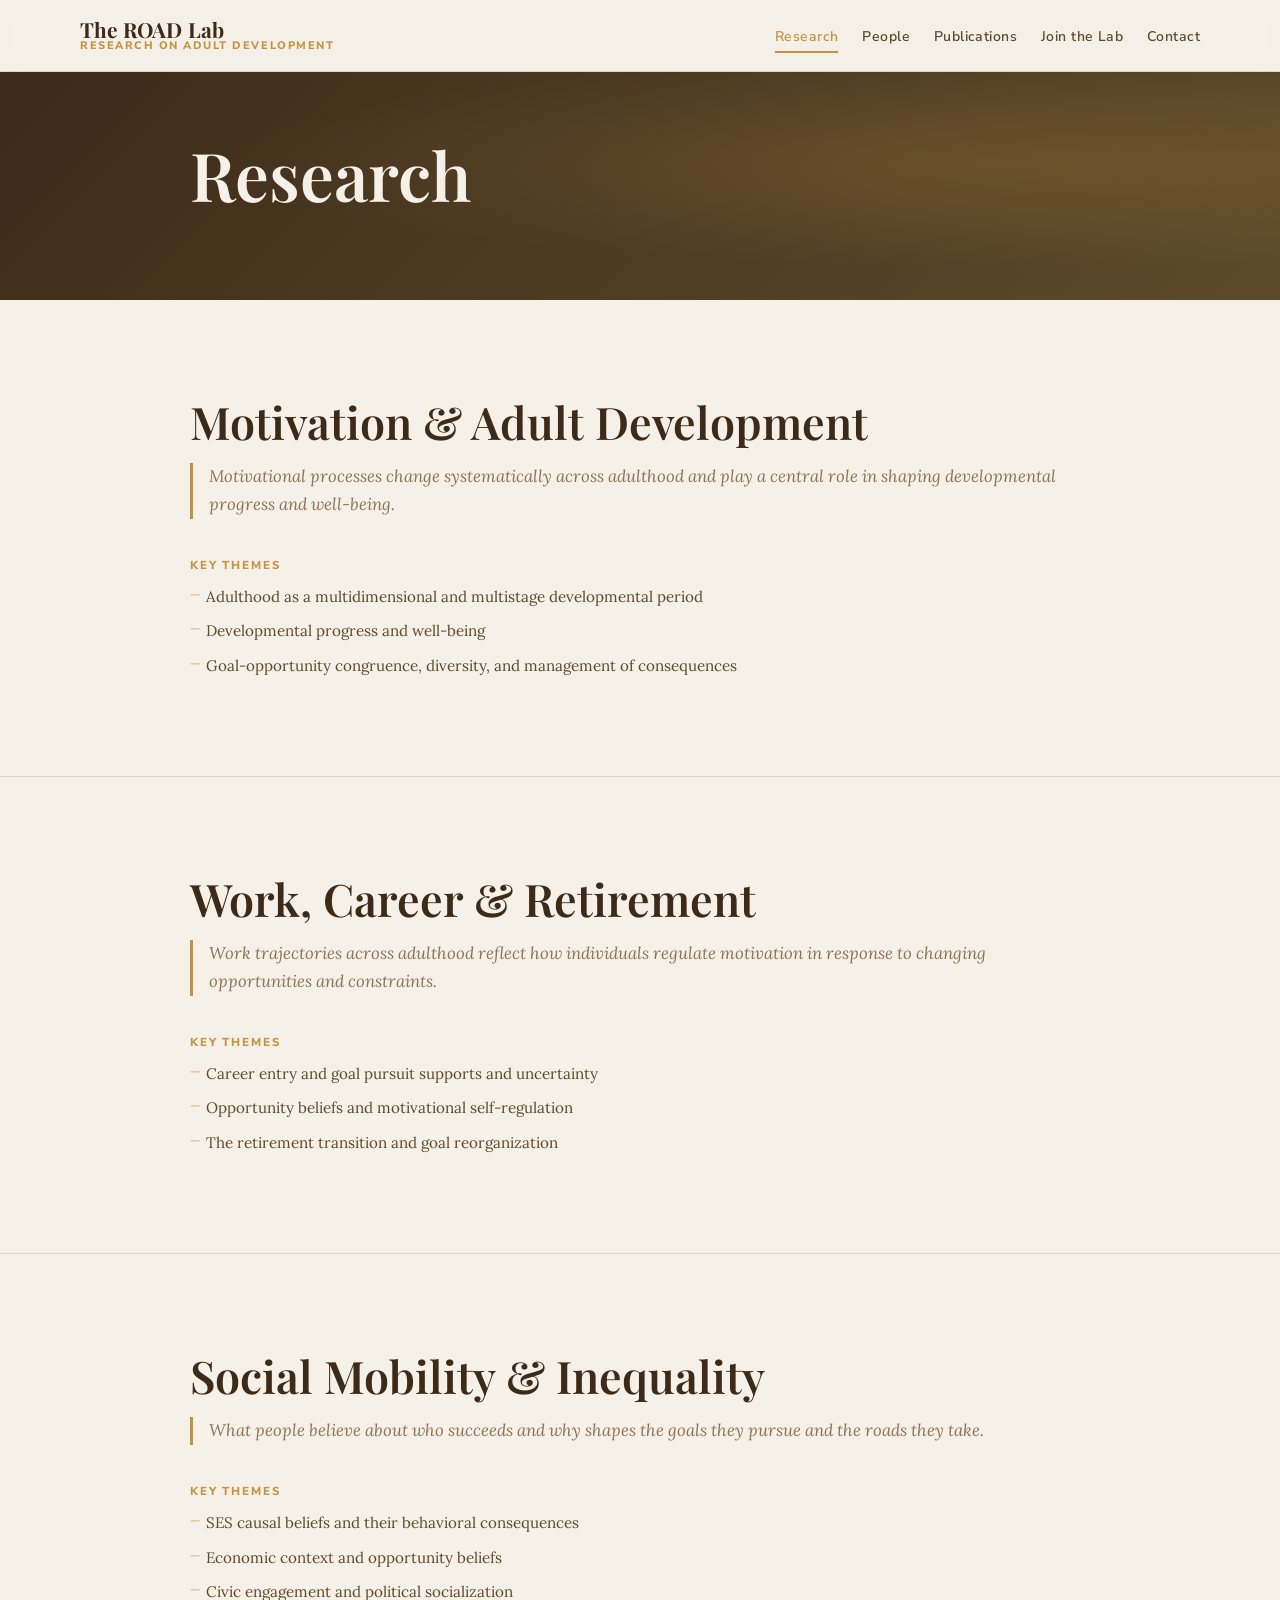
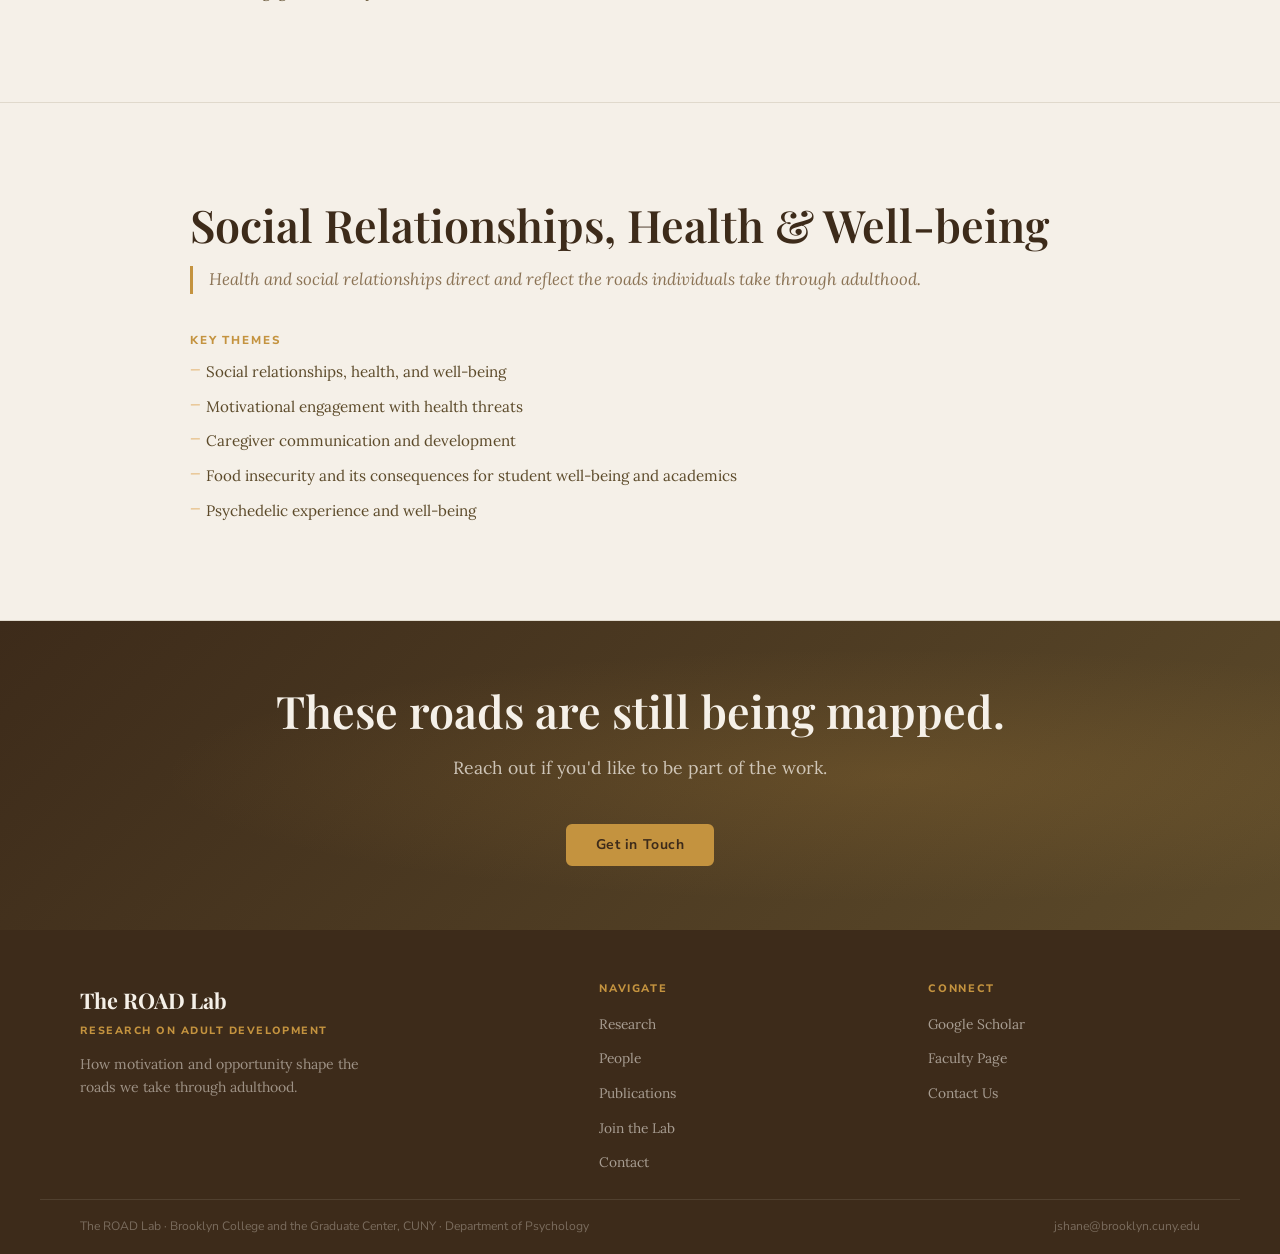
<file: research.html>
<!DOCTYPE html>
<html lang="en">
<head>
  <meta charset="UTF-8">
  <meta name="viewport" content="width=device-width, initial-scale=1.0">
  <title>Research — The ROAD Lab</title>
  <meta name="description" content="Research from The ROAD Lab on motivation, adult development, social mobility, and relationships across adulthood.">
  <link rel="preconnect" href="https://fonts.googleapis.com">
  <link rel="preconnect" href="https://fonts.gstatic.com" crossorigin>
  <link href="https://fonts.googleapis.com/css2?family=Playfair+Display:ital,wght@0,400;0,500;0,600;0,700;1,400;1,500;1,600&family=Lora:ital,wght@0,400;0,500;0,600;1,400;1,500&family=Nunito+Sans:wght@400;600;700;800&display=swap" rel="stylesheet">
  <link rel="stylesheet" href="css/style.css">
  <style>
    .section-question {
      font-family: var(--font-body);
      font-style: italic;
      font-size: 1.05rem;
      color: var(--brown-mid);
      border-left: 3px solid var(--amber);
      padding-left: 1rem;
      margin: 0 0 1.75rem;
      line-height: 1.65;
    }
  </style>
</head>
<body>
  <a href="#main" class="skip-link">Skip to main content</a>

  <nav class="site-nav" role="navigation" aria-label="Main navigation">
    <div class="nav-inner">
      <a href="index.html" class="nav-brand" aria-label="The ROAD Lab home">
        <span class="lab-name">The ROAD Lab</span>
        <span class="lab-sub">Research on Adult Development</span>
      </a>
      <button class="nav-toggle" aria-label="Toggle navigation" aria-expanded="false">
        <span></span><span></span><span></span>
      </button>
      <ul class="nav-links" role="list">
        <li><a href="research.html" class="active">Research</a></li>
        <li><a href="people.html">People</a></li>
        <li><a href="publications.html">Publications</a></li>
        <li><a href="join.html">Join the Lab</a></li>
        <li><a href="contact.html">Contact</a></li>
      </ul>
    </div>
  </nav>

  <main id="main">

    <!-- Page Hero -->
    <section class="page-hero" role="region" aria-labelledby="page-title">
      <div class="container">
        <h1 id="page-title" class="page-title">Research</h1>
      </div>
    </section>

    <!-- Motivation & Adult Development -->
    <section class="research-area fade-up" id="motivation" role="region" aria-labelledby="motivation-title">
      <div class="container">
        <div class="research-area-inner">
          <h2 id="motivation-title">Motivation &amp; Adult Development</h2>
          <p class="section-question">Motivational processes change systematically across adulthood and play a central role in shaping developmental progress and well-being.</p>
          <div class="key-themes">
            <h3 class="key-themes-title">Key Themes</h3>
            <ul class="themes-list">
              <li>Adulthood as a multidimensional and multistage developmental period</li>
              <li>Developmental progress and well-being</li>
              <li>Goal-opportunity congruence, diversity, and management of consequences</li>
            </ul>
          </div>
        </div>
      </div>
    </section>

    <!-- Work, Career & Retirement -->
    <section class="research-area fade-up" id="work" role="region" aria-labelledby="work-title">
      <div class="container">
        <div class="research-area-inner">
          <h2 id="work-title">Work, Career &amp; Retirement</h2>
          <p class="section-question">Work trajectories across adulthood reflect how individuals regulate motivation in response to changing opportunities and constraints.</p>
          <div class="key-themes">
            <h3 class="key-themes-title">Key Themes</h3>
            <ul class="themes-list">
              <li>Career entry and goal pursuit supports and uncertainty</li>
              <li>Opportunity beliefs and motivational self-regulation</li>
              <li>The retirement transition and goal reorganization</li>
            </ul>
          </div>
        </div>
      </div>
    </section>

    <!-- Social Mobility & Inequality -->
    <section class="research-area fade-up" id="mobility" role="region" aria-labelledby="mobility-title">
      <div class="container">
        <div class="research-area-inner">
          <h2 id="mobility-title">Social Mobility &amp; Inequality</h2>
          <p class="section-question">What people believe about who succeeds and why shapes the goals they pursue and the roads they take.</p>
            <div class="key-themes">
            <h3 class="key-themes-title">Key Themes</h3>
            <ul class="themes-list">
              <li>SES causal beliefs and their behavioral consequences</li>
              <li>Economic context and opportunity beliefs</li>
              <li>Civic engagement and political socialization</li>
            </ul>
          </div>
        </div>
      </div>
    </section>

    <!-- Social Relationships, Health, & Well-Being -->
    <section class="research-area fade-up" id="relationships" role="region" aria-labelledby="relationships-title">
      <div class="container">
        <div class="research-area-inner">
          <h2 id="relationships-title">Social Relationships, Health &amp; Well-being</h2>
          <p class="section-question">Health and social relationships direct and reflect the roads individuals take through adulthood.</p>
          <div class="key-themes">
            <h3 class="key-themes-title">Key Themes</h3>
            <ul class="themes-list">
              <li>Social relationships, health, and well-being</li>
              <li>Motivational engagement with health threats</li>
              <li>Caregiver communication and development</li>
              <li>Food insecurity and its consequences for student well-being and academics</li>
              <li>Psychedelic experience and well-being</li>
            </ul>
          </div>
        </div>
      </div>
    </section>

    <!-- Join CTA Banner -->
    <section class="cta-banner" role="region" aria-label="Join the lab call to action">
      <div class="container">
        <h2>These roads are still being mapped.</h2>
        <p>Reach out if you'd like to be part of the work.</p>
        <a href="contact.html" class="btn btn-light">Get in Touch</a>
      </div>
    </section>

  </main>

  <footer class="site-footer" role="contentinfo">
    <div class="footer-inner">
      <div class="footer-brand">
        <div class="f-lab-name">The ROAD Lab</div>
        <div class="f-lab-sub">Research on Adult Development</div>
        <p>How motivation and opportunity shape the roads we take through adulthood.</p>
      </div>
      <div class="footer-col">
        <h4>Navigate</h4>
        <ul>
          <li><a href="research.html">Research</a></li>
          <li><a href="people.html">People</a></li>
          <li><a href="publications.html">Publications</a></li>
          <li><a href="join.html">Join the Lab</a></li>
          <li><a href="contact.html">Contact</a></li>
        </ul>
      </div>
      <div class="footer-col">
        <h4>Connect</h4>
        <ul>
          <li><a href="https://scholar.google.com/citations?user=p28nLPcAAAAJ" target="_blank" rel="noopener noreferrer">Google Scholar</a></li>
          <li><a href="https://www.brooklyn.edu/faculty-staff/jacob-shane/" target="_blank" rel="noopener noreferrer">Faculty Page</a></li>
          <li><a href="contact.html">Contact Us</a></li>
        </ul>
      </div>
    </div>
    <div class="footer-bottom">
      <p>The ROAD Lab · Brooklyn College and the Graduate Center, CUNY · Department of Psychology</p>
      <p>jshane@brooklyn.cuny.edu</p>
    </div>
  </footer>

  <script src="js/main.js"></script>
</body>
</html>
</file>
<file: css/style.css>
/* ============================================
   THE ROAD LAB — Stylesheet
   Research on Adult Development
   ============================================ */

/* --- Design Tokens --- */
:root {
  --cream:        #F5F0E8;
  --cream-dark:   #EDE8DC;
  --cream-mid:    #E0D9CC;
  --brown-deep:   #3D2B1A;
  --brown-dark:   #5C4A2A;
  --brown-mid:    #8B7355;
  --brown-light:  #B8A48C;
  --amber:        #C4933F;
  --amber-light:  #E0AA5C;
  --amber-pale:   #F5E4C0;
  --text-primary: #2C2010;
  --text-secondary: #5C4A2A;
  --text-muted:   #8B7355;
  --white:        #FFFEF8;

  --font-display: 'Playfair Display', Georgia, serif;
  --font-body:    'Lora', Georgia, serif;
  --font-ui:      'Nunito Sans', -apple-system, system-ui, sans-serif;

  --space-xs:  0.5rem;
  --space-sm:  1rem;
  --space-md:  1.5rem;
  --space-lg:  2.5rem;
  --space-xl:  4rem;
  --space-2xl: 6rem;

  --max-width: 1200px;
  --nav-height: 72px;

  --shadow-sm: 0 1px 4px rgba(60, 40, 20, 0.07);
  --shadow-md: 0 4px 18px rgba(60, 40, 20, 0.10);
  --shadow-lg: 0 8px 36px rgba(60, 40, 20, 0.13);

  --transition: 0.25s ease;
  --transition-slow: 0.45s ease;
  --radius: 6px;
}

/* --- Reset --- */
*, *::before, *::after { box-sizing: border-box; margin: 0; padding: 0; }
html { scroll-behavior: smooth; font-size: 16px; }
body {
  font-family: var(--font-body);
  color: var(--text-primary);
  background-color: var(--cream);
  line-height: 1.75;
  -webkit-font-smoothing: antialiased;
}
img { max-width: 100%; height: auto; display: block; }
a { color: inherit; text-decoration: none; }
ul { list-style: none; }

/* --- Accessibility: Skip Link --- */
.skip-link {
  position: absolute;
  top: -100%;
  left: 1rem;
  background: var(--brown-deep);
  color: var(--cream);
  padding: 0.5rem 1.1rem;
  z-index: 9999;
  font-family: var(--font-ui);
  font-size: 0.875rem;
  font-weight: 700;
  border-radius: 0 0 var(--radius) var(--radius);
  transition: top var(--transition);
}
.skip-link:focus { top: 0; }

/* --- Focus Styles --- */
:focus-visible {
  outline: 3px solid var(--amber);
  outline-offset: 3px;
  border-radius: 2px;
}

/* --- Typography --- */
h1, h2, h3 {
  font-family: var(--font-display);
  font-weight: 600;
  line-height: 1.15;
  color: var(--brown-deep);
}
h4, h5, h6 {
  font-family: var(--font-ui);
  font-weight: 700;
  line-height: 1.3;
  color: var(--brown-dark);
}
h1 { font-size: clamp(2.6rem, 5.5vw, 4.2rem); }
h2 { font-size: clamp(1.9rem, 3.5vw, 2.8rem); }
h3 { font-size: clamp(1.3rem, 2.5vw, 1.75rem); }
h4 { font-size: 0.8rem; letter-spacing: 0.18em; text-transform: uppercase; }

p { max-width: 68ch; color: var(--text-primary); font-size: 1.05rem; }
.lead { font-size: 1.18rem; line-height: 1.65; color: var(--brown-dark); }
em, i { font-style: italic; }
strong { font-weight: 600; }

/* --- Layout Utilities --- */
.container {
  max-width: var(--max-width);
  margin: 0 auto;
  padding: 0 var(--space-lg);
}
.section { padding: var(--space-2xl) 0; }
.section-alt { background-color: var(--cream-dark); }

/* --- Navigation --- */
.site-nav {
  position: sticky;
  top: 0;
  z-index: 100;
  height: var(--nav-height);
  background: rgba(245, 240, 232, 0.96);
  backdrop-filter: blur(10px);
  -webkit-backdrop-filter: blur(10px);
  border-bottom: 1px solid var(--cream-mid);
}
.nav-inner {
  max-width: var(--max-width);
  margin: 0 auto;
  padding: 0 var(--space-lg);
  height: 100%;
  display: flex;
  align-items: center;
  justify-content: space-between;
}
.nav-brand {
  display: flex;
  flex-direction: column;
  gap: 0.1rem;
  text-decoration: none;
}
.nav-brand .lab-name {
  font-family: var(--font-display);
  font-size: 1.3rem;
  font-weight: 700;
  color: var(--brown-deep);
  letter-spacing: 0.01em;
  line-height: 1;
}
.nav-brand .lab-sub {
  font-family: var(--font-ui);
  font-size: 0.68rem;
  color: var(--amber);
  letter-spacing: 0.14em;
  text-transform: uppercase;
  font-weight: 800;
  line-height: 1;
}
.nav-links {
  display: flex;
  gap: var(--space-md);
  align-items: center;
}
.nav-links a {
  font-family: var(--font-ui);
  font-size: 0.875rem;
  font-weight: 600;
  color: var(--brown-dark);
  letter-spacing: 0.03em;
  padding: 0.3rem 0;
  border-bottom: 2px solid transparent;
  transition: color var(--transition), border-color var(--transition);
}
.nav-links a:hover,
.nav-links a[aria-current="page"],
.nav-links a.active {
  color: var(--amber);
  border-bottom-color: var(--amber);
}
.nav-toggle {
  display: none;
  background: none;
  border: none;
  cursor: pointer;
  padding: 0.5rem;
  flex-direction: column;
  gap: 5px;
  border-radius: var(--radius);
  touch-action: manipulation;
}
.nav-toggle span {
  display: block;
  width: 24px;
  height: 2px;
  background: var(--brown-deep);
  transition: transform var(--transition), opacity var(--transition);
  border-radius: 2px;
}
.nav-toggle[aria-expanded="true"] span:nth-child(1) { transform: translateY(7px) rotate(45deg); }
.nav-toggle[aria-expanded="true"] span:nth-child(2) { opacity: 0; }
.nav-toggle[aria-expanded="true"] span:nth-child(3) { transform: translateY(-7px) rotate(-45deg); }

/* --- Hero (Home) --- */
.hero {
  padding: calc(var(--space-xl) * 1.1) 0 calc(var(--space-xl) * 1.25);
  background: linear-gradient(
    135deg,
    var(--cream) 0%,
    #efe2bf 38%,
    #ead8aa 58%,
    var(--cream-dark) 100%
  );
  position: relative;
  overflow: hidden;
  min-height: 62vh;
  display: flex;
  align-items: center;
}

.hero::before {
  content: '';
  position: absolute;
  inset: 0;
  background: radial-gradient(
    ellipse at 50% 42%,
    rgba(196, 147, 63, 0.18) 0%,
    rgba(196, 147, 63, 0.08) 28%,
    transparent 62%
  );
  pointer-events: none;
}

/* Subtle grain texture */
.hero::after {
  content: '';
  position: absolute;
  inset: 0;
  background-image: url("data:image/svg+xml,%3Csvg viewBox='0 0 256 256' xmlns='http://www.w3.org/2000/svg'%3E%3Cfilter id='noise'%3E%3CfeTurbulence type='fractalNoise' baseFrequency='0.9' numOctaves='4' stitchTiles='stitch'/%3E%3C/filter%3E%3Crect width='100%25' height='100%25' filter='url(%23noise)' opacity='0.025'/%3E%3C/svg%3E");
  opacity: 0.28;
  pointer-events: none;
}

.hero-inner {
  max-width: var(--max-width);
  margin: 0 auto;
  padding: 0 var(--space-lg);
  width: 100%;
  position: relative;
  z-index: 1;
}

.hero-content {
  max-width: 980px;
  margin: 0 auto;
  text-align: center;
}

.hero h1 {
  margin-bottom: 0.9rem;
  font-weight: 700;
  color: var(--brown-deep);
  font-size: clamp(3rem, 8vw, 5.5rem);
  line-height: 1.02;
}

.hero h1 .accent { color: var(--amber); }

.hero-tagline {
  margin: 0 auto 1.55rem;
  max-width: 30ch;
  font-size: 1.26rem;
  line-height: 1.62;
  color: var(--brown-mid);
  font-style: italic;
}

.hero-meta {
  max-width: 52rem;
  margin: 0 auto;
}

.hero-positioning {
  margin: 0;
  max-width: none;
  font-size: 1.08rem;
  line-height: 1.78;
  color: var(--brown-dark);
}

.hero-director {
  margin: 1rem 0 0;
  max-width: none;
  font-family: var(--font-ui);
  font-size: 0.9rem;
  font-weight: 600;
  letter-spacing: 0.01em;
  text-transform: none;
  color: var(--text-muted);
}

.hero-actions {
  display: flex;
  gap: var(--space-sm);
  flex-wrap: wrap;
  justify-content: center;
  margin-top: 1.9rem;
}

.hero-visual {
  display: flex;
  align-items: center;
  justify-content: center;
}
.hero-visual svg {
  width: 100%;
  max-width: 460px;
}

/* --- Buttons --- */
.btn {
  display: inline-flex;
  align-items: center;
  gap: 0.5rem;
  padding: 0.78rem 1.75rem;
  font-family: var(--font-ui);
  font-size: 0.875rem;
  font-weight: 700;
  letter-spacing: 0.04em;
  border: 2px solid transparent;
  cursor: pointer;
  transition: background-color var(--transition), color var(--transition), border-color var(--transition), transform var(--transition), box-shadow var(--transition);
  text-decoration: none;
  border-radius: var(--radius);
  line-height: 1;
  touch-action: manipulation;
}
.btn-primary {
  background: var(--brown-deep);
  color: var(--cream);
  border-color: var(--brown-deep);
}
.btn-primary:hover {
  background: var(--amber);
  color: var(--brown-deep);
  border-color: var(--amber);
  transform: translateY(-2px);
  box-shadow: var(--shadow-md);
}
.btn-secondary {
  background: transparent;
  color: var(--brown-deep);
  border-color: var(--brown-mid);
}
.btn-secondary:hover {
  border-color: var(--amber);
  color: var(--amber);
}
.btn-light {
  background: var(--amber);
  color: var(--brown-deep);
  border-color: var(--amber);
}
.btn-light:hover {
  background: var(--amber-light);
  transform: translateY(-2px);
  box-shadow: var(--shadow-md);
}

/* --- Eyebrow / Label --- */
.eyebrow {
  font-family: var(--font-ui);
  font-size: 0.75rem;
  font-weight: 800;
  letter-spacing: 0.2em;
  text-transform: uppercase;
  color: var(--amber);
  margin-bottom: 0.6rem;
  display: flex;
  align-items: center;
  gap: 0.75rem;
}
.eyebrow::before {
  content: '';
  display: block;
  width: 24px;
  height: 2px;
  background: var(--amber);
  flex-shrink: 0;
}

/* --- Section Headers --- */
.section-header { margin-bottom: var(--space-xl); }
.section-header h2 { margin-bottom: var(--space-sm); }
.section-header p { color: var(--brown-dark); font-size: 1.1rem; }

/* --- Page Hero (inner pages) --- */
.page-hero {
  background: linear-gradient(135deg, var(--brown-deep) 0%, var(--brown-dark) 100%);
  padding: var(--space-xl) 0 calc(var(--space-xl) * 1.1);
  position: relative;
  overflow: hidden;
}
.page-hero::before {
  content: '';
  position: absolute;
  inset: 0;
  background: radial-gradient(ellipse at 80% 40%, rgba(196, 147, 63, 0.2) 0%, transparent 55%);
  pointer-events: none;
}
.page-hero .container { position: relative; z-index: 1; }
.page-hero h1 { color: var(--cream); margin-bottom: var(--space-sm); max-width: 900px; margin-left: auto; margin-right: auto; }
.page-hero p.lead { color: rgba(245, 240, 232, 0.75); max-width: 56ch; }

/* --- Research Detail Sections --- */
.research-area {
  scroll-margin-top: calc(var(--nav-height) + 2rem);
  padding: var(--space-2xl) 0;
  border-bottom: 1px solid var(--cream-mid);
}
.research-area:last-of-type { border-bottom: none; }
.research-area-inner {
  max-width: 900px;
  margin: 0 auto;
}
.research-area-inner h2 { margin-bottom: var(--space-sm); }
.research-area-inner > p {
  margin-bottom: var(--space-sm);
  max-width: none;
}

/* --- People Grid --- */
.people-grid {
  display: grid;
  grid-template-columns: repeat(auto-fill, minmax(250px, 1fr));
  gap: var(--space-md);
}
.person-card {
  background: var(--white);
  border-radius: var(--radius);
  overflow: hidden;
  box-shadow: var(--shadow-sm);
  transition: transform var(--transition), box-shadow var(--transition);
}
.person-card:hover {
  transform: translateY(-4px);
  box-shadow: var(--shadow-md);
}
.person-photo {
  width: 100%;
  aspect-ratio: 4 / 3;
  background: linear-gradient(135deg, var(--cream-dark), var(--cream-mid));
  display: flex;
  align-items: center;
  justify-content: center;
  font-family: var(--font-display);
  font-size: 3rem;
  font-weight: 600;
  color: var(--brown-light);
}
.person-photo img { width: 100%; height: 100%; object-fit: cover; }
.person-info { padding: var(--space-md); }
.person-info h3 { font-size: 1.1rem; margin-bottom: 0.2rem; }
.person-role {
  font-family: var(--font-ui);
  font-size: 0.75rem;
  font-weight: 800;
  letter-spacing: 0.1em;
  text-transform: uppercase;
  color: var(--amber);
  margin-bottom: 0.6rem;
}
.person-info p { font-size: 0.9rem; color: var(--text-secondary); line-height: 1.55; max-width: none; }
.person-links { display: flex; gap: 0.75rem; margin-top: 0.75rem; flex-wrap: wrap; }
.person-links a {
  font-family: var(--font-ui);
  font-size: 0.78rem;
  font-weight: 700;
  color: var(--brown-mid);
  transition: color var(--transition);
  text-decoration: underline;
  text-underline-offset: 2px;
  text-decoration-color: transparent;
  transition: color var(--transition), text-decoration-color var(--transition);
}
.person-links a:hover {
  color: var(--amber);
  text-decoration-color: var(--amber);
}

/* --- Publications --- */
.pub-year-group,
.pub-section { margin-bottom: var(--space-xl); }

.pub-year-group:last-child,
.pub-section:last-child { margin-bottom: 0; }

.pub-year-heading,
.pub-section-title {
  font-family: var(--font-display);
  font-size: 2.2rem;
  color: var(--amber);
  margin-bottom: var(--space-xs);
  line-height: 1;
}
.pub-section-head {
  display: flex;
  align-items: baseline;
  gap: 1rem;
  margin-bottom: var(--space-md);
  padding-bottom: var(--space-xs);
  border-bottom: 1px solid var(--cream-mid);
}
.pub-section-count {
  font-family: var(--font-ui);
  font-size: 0.78rem;
  font-weight: 700;
  letter-spacing: 0.08em;
  text-transform: uppercase;
  color: var(--text-muted);
}

.pub-list { display: flex; flex-direction: column; gap: var(--space-sm); }
.pub-item {
  background: var(--white);
  border-radius: var(--radius);
  padding: var(--space-md) calc(var(--space-lg) * 1.4) var(--space-md) calc(var(--space-lg) * 1.4);
  border-left: 4px solid var(--cream-mid);
  box-shadow: var(--shadow-sm);
  transition: border-color var(--transition);
}
.pub-item:hover { border-left-color: var(--amber); }
.pub-status {
  font-family: var(--font-ui);
  font-size: 0.72rem;
  font-weight: 800;
  letter-spacing: 0.1em;
  color: var(--amber);
  text-transform: uppercase;
  margin-bottom: 0.2rem;
}
.pub-title {
  font-family: var(--font-body);
  font-size: 1rem;
  font-weight: 600;
  color: var(--brown-deep);
  margin-bottom: 0.25rem;
  line-height: 1.45;
  max-width: none;
}
.pub-authors {
  font-size: 0.88rem;
  color: var(--text-muted);
  font-style: italic;
  margin-bottom: 0.2rem;
  max-width: none;
}
.pub-journal {
  font-family: var(--font-ui);
  font-size: 0.85rem;
  color: var(--brown-mid);
  max-width: none;
}

/* --- Join Page --- */
.opportunity-card {
  background: var(--white);
  border-radius: var(--radius);
  padding: var(--space-lg);
  box-shadow: var(--shadow-sm);
  border-bottom: 4px solid var(--amber);
}
.opportunity-card h3 { font-size: 1.2rem; margin-bottom: 0.5rem; }
.opportunity-card p { font-size: 0.95rem; color: var(--text-secondary); max-width: none; }

/* --- Contact --- */
.contact-grid {
  display: grid;
  grid-template-columns: 1fr 1.5fr;
  gap: var(--space-xl);
  align-items: start;
}
.contact-info-block {
  display: flex;
  flex-direction: column;
  gap: var(--space-md);
}
.contact-detail {
  display: flex;
  flex-direction: column;
  gap: 0.2rem;
}
.contact-detail .label {
  font-family: var(--font-ui);
  font-size: 0.72rem;
  font-weight: 800;
  letter-spacing: 0.14em;
  text-transform: uppercase;
  color: var(--amber);
}
.contact-detail a,
.contact-detail p {
  font-size: 1rem;
  color: var(--text-primary);
  max-width: none;
  transition: color var(--transition);
}
.contact-detail a:hover { color: var(--amber); }

/* --- Forms --- */
.form-card {
  background: var(--white);
  border-radius: var(--radius);
  padding: var(--space-xl);
  box-shadow: var(--shadow-md);
}
.form-group {
  display: flex;
  flex-direction: column;
  gap: 0.4rem;
  margin-bottom: var(--space-md);
}
.form-group label {
  font-family: var(--font-ui);
  font-size: 0.8rem;
  font-weight: 700;
  letter-spacing: 0.07em;
  text-transform: uppercase;
  color: var(--brown-dark);
}
.form-group input,
.form-group textarea,
.form-group select {
  background: var(--cream);
  border: 2px solid var(--cream-mid);
  border-radius: 4px;
  padding: 0.75rem 1rem;
  font-family: var(--font-body);
  font-size: 1rem;
  color: var(--text-primary);
  transition: border-color var(--transition), background var(--transition);
  width: 100%;
}
.form-group input:focus-visible,
.form-group textarea:focus-visible,
.form-group select:focus-visible {
  outline: 3px solid var(--amber);
  outline-offset: 0;
  border-color: var(--amber);
  background: var(--white);
}
.form-group textarea { resize: vertical; min-height: 130px; }

/* --- Horizontal Rule / Divider --- */
hr.section-rule {
  border: none;
  border-top: 1px solid var(--cream-mid);
  margin: var(--space-xl) 0;
}

/* --- CTA Banner --- */
.cta-banner {
  background: linear-gradient(135deg, var(--brown-deep) 0%, var(--brown-dark) 100%);
  padding: var(--space-xl) 0;
  text-align: center;
  position: relative;
  overflow: hidden;
}
.cta-banner::before {
  content: '';
  position: absolute;
  inset: 0;
  background: radial-gradient(ellipse at 70% 50%, rgba(196, 147, 63, 0.18) 0%, transparent 58%);
  pointer-events: none;
}
.cta-banner .container { position: relative; z-index: 1; }
.cta-banner h2 { color: var(--cream); margin-bottom: var(--space-sm); }
.cta-banner p { color: rgba(245, 240, 232, 0.75); font-size: 1.1rem; max-width: 52ch; margin: 0 auto var(--space-lg); }

/* --- Footer --- */
.site-footer {
  background: var(--brown-deep);
  padding: calc(var(--space-xl) * 0.8) 0 var(--space-sm);
}

.footer-inner {
  max-width: var(--max-width);
  margin: 0 auto;
  padding: 0 var(--space-lg);
  display: grid;
  grid-template-columns: 1.7fr 1fr 1fr;
  gap: calc(var(--space-xl) * 0.9);
  padding-bottom: var(--space-md);
  border-bottom: 1px solid rgba(245, 240, 232, 0.1);
  margin-bottom: var(--space-sm);
}

.footer-brand .f-lab-name {
  font-family: var(--font-display);
  font-size: 1.35rem;
  font-weight: 700;
  color: var(--cream);
  margin-bottom: 0.15rem;
}

.footer-brand .f-lab-sub {
  font-family: var(--font-ui);
  font-size: 0.66rem;
  letter-spacing: 0.14em;
  text-transform: uppercase;
  color: var(--amber);
  margin-bottom: 0.8rem;
  font-weight: 800;
}

.footer-brand p {
  font-size: 0.88rem;
  line-height: 1.6;
  color: rgba(245, 240, 232, 0.52);
  max-width: 32ch;
}

.footer-col h4 {
  font-family: var(--font-ui);
  font-size: 0.68rem;
  font-weight: 800;
  letter-spacing: 0.15em;
  text-transform: uppercase;
  color: var(--amber);
  margin-bottom: 0.8rem;
}

.footer-col ul {
  display: flex;
  flex-direction: column;
  gap: 0.42rem;
}

.footer-col a {
  font-size: 0.86rem;
  color: rgba(245, 240, 232, 0.58);
  transition: color var(--transition);
}

.footer-col a:hover { color: var(--amber); }

.footer-bottom {
  max-width: var(--max-width);
  margin: 0 auto;
  padding: 0 var(--space-lg);
  display: flex;
  justify-content: space-between;
  align-items: center;
  flex-wrap: wrap;
  gap: 0.45rem;
}

.footer-bottom p {
  font-family: var(--font-ui);
  font-size: 0.76rem;
  color: rgba(245, 240, 232, 0.33);
  max-width: none;
}

/* --- Animations --- */
.fade-up {
  opacity: 0;
  transform: translateY(22px);
  transition: opacity 0.65s ease, transform 0.65s ease;
}
.fade-up.visible { opacity: 1; transform: translateY(0); }
.fade-up[style*="transition-delay"] {}

/* --- Visually Hidden (screen-reader only) --- */
.sr-only {
  position: absolute;
  width: 1px;
  height: 1px;
  padding: 0;
  margin: -1px;
  overflow: hidden;
  clip: rect(0, 0, 0, 0);
  white-space: nowrap;
  border: 0;
}

/* --- Contact Info Block extras --- */
.info-item { margin-bottom: var(--space-md); }
.info-label {
  font-family: var(--font-ui);
  font-size: 0.72rem;
  font-weight: 800;
  letter-spacing: 0.14em;
  text-transform: uppercase;
  color: var(--amber);
  margin-bottom: 0.2rem;
  max-width: none;
}
.info-item p, .info-item a {
  font-size: 1rem;
  color: var(--text-primary);
  max-width: none;
}
.info-item a:hover { color: var(--amber); }
.profile-links { display: flex; flex-direction: column; gap: 0.4rem; list-style: none; }
.profile-links a {
  font-size: 0.95rem;
  color: var(--brown-mid);
  text-decoration: underline;
  text-underline-offset: 2px;
  transition: color var(--transition);
}
.profile-links a:hover { color: var(--amber); }

/* Page hero text helpers */
.page-title { color: var(--cream); }
.page-subtitle { color: rgba(245, 240, 232, 0.75); font-size: 1.1rem; margin-top: 0.5rem; max-width: 56ch; }

/* Contact form */
.contact-form .btn { width: 100%; justify-content: center; margin-top: 0.5rem; }

/* ============================================
   SECTION SPACING — pages with no explicit padding
   ============================================ */
.pi-section,
.members-section,
.contact-section,
.opportunities,
.framework,
.publications {
  padding: var(--space-2xl) 0;
}

.join-cta {
  padding: var(--space-2xl) 0;
  background: var(--cream-dark);
  text-align: center;
}
.join-cta h2 { margin-bottom: var(--space-sm); }
.join-cta p {
  max-width: 52ch;
  margin: 0 auto var(--space-lg);
  color: var(--brown-dark);
}

/* ============================================
   SECTION TITLE — shared heading style
   ============================================ */
.section-title {
  font-family: var(--font-display);
  font-size: clamp(1.5rem, 2.5vw, 2rem);
  font-weight: 600;
  color: var(--brown-deep);
  margin-bottom: var(--space-lg);
  padding-bottom: var(--space-sm);
  border-bottom: 1px solid var(--cream-mid);
}

/* ============================================
   PI CARD — new two-part structure
   ============================================ */
.pi-card {
  background: var(--white);
  border-radius: var(--radius);
  box-shadow: var(--shadow-md);
  overflow: hidden;
  margin-bottom: 0;
}
.pi-card-top {
  display: grid;
  grid-template-columns: 200px 1fr;
  align-items: start;
}
.pi-photo .person-photo {
  height: 100%;
  min-height: 280px;
  aspect-ratio: unset;
  font-size: 4rem;
  border-radius: 0;
}
.pi-details { padding: var(--space-lg); }
.pi-details h3 {
  font-size: clamp(1.4rem, 2.5vw, 1.9rem);
  margin-bottom: 0.3rem;
}
.pi-role {
  font-family: var(--font-ui);
  font-size: 0.85rem;
  font-weight: 700;
  color: var(--amber);
  letter-spacing: 0.05em;
  margin-bottom: 0.15rem;
  max-width: none;
}
.pi-affiliation {
  font-family: var(--font-ui);
  font-size: 0.85rem;
  color: var(--text-muted);
  margin-bottom: var(--space-md);
  max-width: none;
}
.pi-links {
  display: flex;
  gap: 1.25rem;
  flex-wrap: wrap;
}
.pi-links a {
  font-family: var(--font-ui);
  font-size: 0.82rem;
  font-weight: 700;
  color: var(--brown-mid);
  text-decoration: underline;
  text-underline-offset: 2px;
  text-decoration-color: transparent;
  transition: color var(--transition), text-decoration-color var(--transition);
}
.pi-links a:hover {
  color: var(--amber);
  text-decoration-color: var(--amber);
}
.pi-card-bio {
  padding: var(--space-lg) var(--space-xl) var(--space-xl);
  border-top: 1px solid var(--cream-mid);
  display: flex;
  flex-direction: column;
  gap: var(--space-sm);
}
.pi-card-bio p { max-width: 78ch; }
.pi-card-bio a { color: var(--amber); }
.pi-card-bio a:hover { text-decoration: underline; }

/* ============================================
   MEMBER GROUPS & CARDS
   ============================================ */
.member-group {
  margin-bottom: var(--space-xl);
}
.member-group:last-child { margin-bottom: 0; }

.member-group-title {
  font-family: var(--font-ui);
  font-size: 0.72rem;
  font-weight: 800;
  letter-spacing: 0.18em;
  text-transform: uppercase;
  color: var(--amber);
  margin-bottom: var(--space-md);
  padding-bottom: 0.5rem;
  border-bottom: 1px solid var(--cream-mid);
}

.member-list {
  display: flex;
  flex-direction: column;
  gap: var(--space-sm);
}

.member-card {
  background: var(--white);
  border-radius: var(--radius);
  padding: var(--space-sm) var(--space-md);
  box-shadow: var(--shadow-sm);
  display: flex;
  flex-direction: row;
  align-items: center;
  gap: var(--space-md);
  border-left: 3px solid var(--cream-mid);
  transition: border-left-color var(--transition);
}
.member-card:hover {
  border-left-color: var(--amber);
}
.member-card .person-photo {
  width: 88px;
  height: 88px;
  border-radius: 50%;
  aspect-ratio: 1;
  font-size: 1rem;
  flex-shrink: 0;
  min-height: unset;
  margin-bottom: 0;
  overflow: hidden;
}
.member-card .person-photo img {
  width: 100%;
  height: 100%;
  object-fit: cover;
}
.member-info {
  display: flex;
  flex-direction: column;
  gap: 0.1rem;
}
.member-card h4 {
  font-family: var(--font-display);
  font-size: 1rem;
  font-weight: 600;
  color: var(--brown-deep);
  letter-spacing: normal;
  text-transform: none;
}
.member-role {
  font-family: var(--font-ui);
  font-size: 0.72rem;
  font-weight: 800;
  letter-spacing: 0.1em;
  text-transform: uppercase;
  color: var(--amber);
  max-width: none;
}
.member-focus {
  font-size: 0.88rem;
  color: var(--text-secondary);
  max-width: none;
}

.member-group > p {
  max-width: none;
  color: var(--text-secondary);
  font-size: 0.95rem;
}

/* ============================================
   OPPORTUNITY CARDS (Join page)
   ============================================ */
.opportunity-cards {
  display: grid;
  grid-template-columns: repeat(3, 1fr);
  gap: var(--space-lg);
}
.opp-commitment {
  font-family: var(--font-ui);
  font-size: 0.82rem;
  color: var(--text-muted);
  margin-bottom: 0.75rem;
  max-width: none;
}

/* ============================================
   RESEARCH — FRAMEWORK SECTION
   ============================================ */
.framework-content {
  display: flex;
  flex-direction: column;
  gap: var(--space-md);
  max-width: 900px;
  margin: 0 auto;
}
.framework-content p {
  max-width: none;
}

.key-themes { margin-top: var(--space-lg); }
.key-themes-title {
  font-family: var(--font-ui);
  font-size: 0.72rem;
  font-weight: 800;
  letter-spacing: 0.16em;
  text-transform: uppercase;
  color: var(--amber);
  margin-bottom: 0.75rem;
}
.themes-list {
  display: flex;
  flex-direction: column;
  gap: 0.5rem;
  list-style: none;
  padding: 0;
}
.themes-list li {
  font-size: 0.95rem;
  color: var(--text-secondary);
  padding-left: 1rem;
  position: relative;
}
.themes-list li::before {
  content: '—';
  position: absolute;
  left: 0;
  color: var(--amber-light);
  font-size: 0.8rem;
}

/* --- Responsive --- */
@media (max-width: 960px) {
  .hero {
    min-height: auto;
    padding: var(--space-xl) 0;
  }

  .hero-content {
    max-width: 820px;
  }

  .hero-meta {
    max-width: 44rem;
  }

  .hero-visual { display: none; }
  .research-grid { grid-template-columns: 1fr; }
  .pi-card { grid-template-columns: 1fr; }
  .pi-card .person-photo { aspect-ratio: 3/2; font-size: 4rem; }
  .opportunity-grid { grid-template-columns: 1fr; }
  .contact-grid { grid-template-columns: 1fr; }
  .stat-bar { grid-template-columns: repeat(2, 1fr); }
  .footer-inner { grid-template-columns: 1fr 1fr; }
  .footer-brand { grid-column: 1 / -1; }

  .pi-card-top { grid-template-columns: 1fr; }
  .pi-photo .person-photo { min-height: auto; aspect-ratio: 3/2; }
  .pi-details { padding: var(--space-lg); }
  .pi-card-bio { padding: var(--space-lg); }
}

@media (max-width: 768px) {
  .opportunity-cards { grid-template-columns: repeat(2, 1fr); }
}

@media (max-width: 640px) {
  :root {
    --space-lg: 1.25rem;
    --space-xl: 2.5rem;
    --space-2xl: 3.5rem;
  }

  .nav-links {
    display: none;
    position: absolute;
    top: var(--nav-height);
    left: 0; right: 0;
    background: var(--cream);
    flex-direction: column;
    padding: var(--space-md) var(--space-lg);
    border-bottom: 1px solid var(--cream-mid);
    box-shadow: var(--shadow-md);
    gap: var(--space-sm);
  }
  .nav-links.open { display: flex; }
  .nav-toggle { display: flex; }

  .stat-bar { grid-template-columns: repeat(2, 1fr); }
  .footer-inner { grid-template-columns: 1fr; }

  .hero-content {
    max-width: 100%;
  }

  .hero h1 {
    margin-bottom: 0.7rem;
  }

  .hero-tagline {
    font-size: 1.08rem;
    margin-bottom: 1.15rem;
    max-width: 26ch;
  }

  .hero-meta {
    max-width: 100%;
  }

  .hero-positioning {
    font-size: 0.98rem;
    line-height: 1.72;
  }

  .hero-director {
    font-size: 0.82rem;
    line-height: 1.5;
  }

  .hero-actions {
    flex-direction: column;
    align-items: center;
    margin-top: 1.5rem;
  }

  .people-grid { grid-template-columns: 1fr; }
  .opportunity-cards { grid-template-columns: 1fr; gap: var(--space-md); }
}

@media (max-width: 640px) {
  .pi-intro-inner { grid-template-columns: 1fr; }
  .pi-photo .person-photo { aspect-ratio: 3/2; }
}

/* --- Reduced Motion --- */
@media (prefers-reduced-motion: reduce) {
  .fade-up {
    opacity: 1;
    transform: none;
    transition: none;
  }
  .btn {
    transition: none;
  }
  .btn:hover {
    transform: none;
  }
  * {
    animation-duration: 0.01ms !important;
    animation-iteration-count: 1 !important;
    transition-duration: 0.01ms !important;
  }
}
/* --- Full-height layout: keeps the footer at the bottom of the window
       and removes blank space below it on short pages --- */
body {
  min-height: 100vh;
  min-height: 100dvh;
  display: flex;
  flex-direction: column;
}
body > main { flex: 1 0 auto; }
.site-footer { flex-shrink: 0; }

/* Home page: let the hero stretch to fill any leftover space */
main:has(> .hero) {
  display: flex;
  flex-direction: column;
}
main > .hero { flex: 1 0 auto; }
</file>
